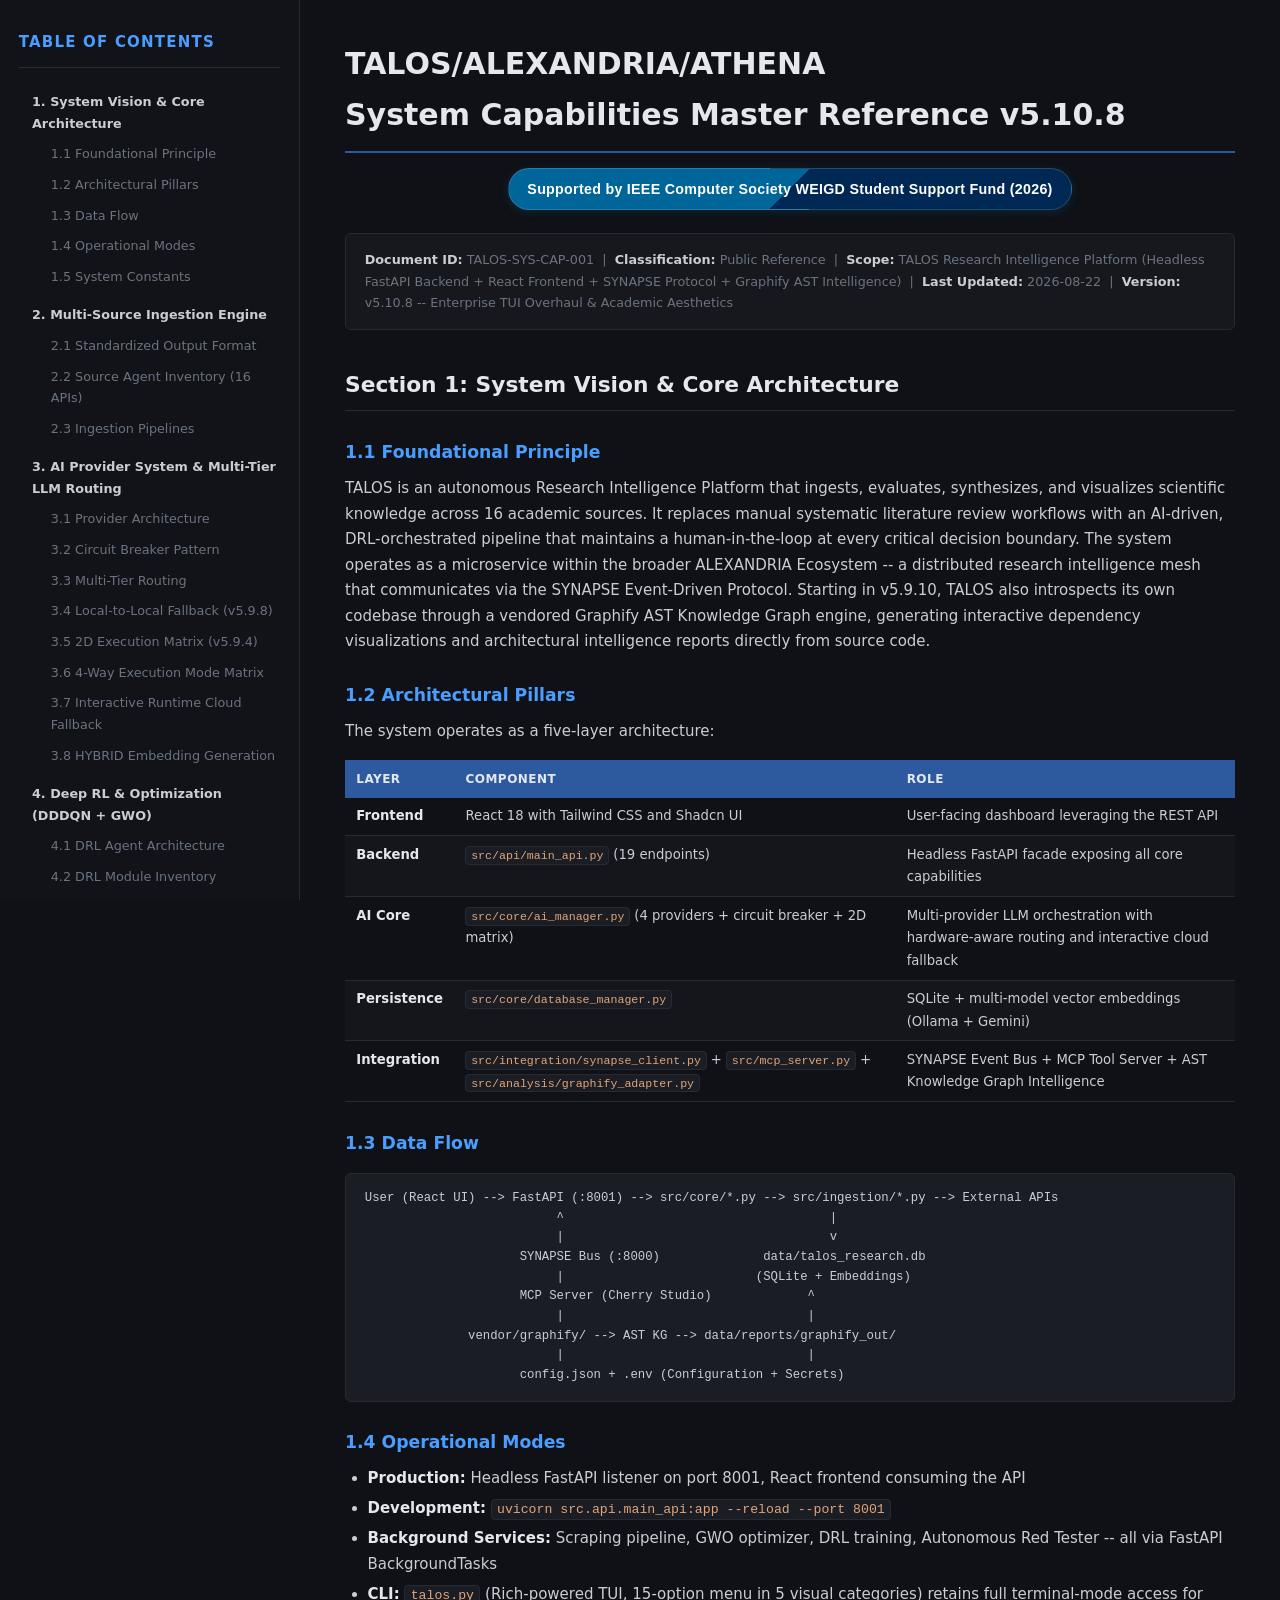
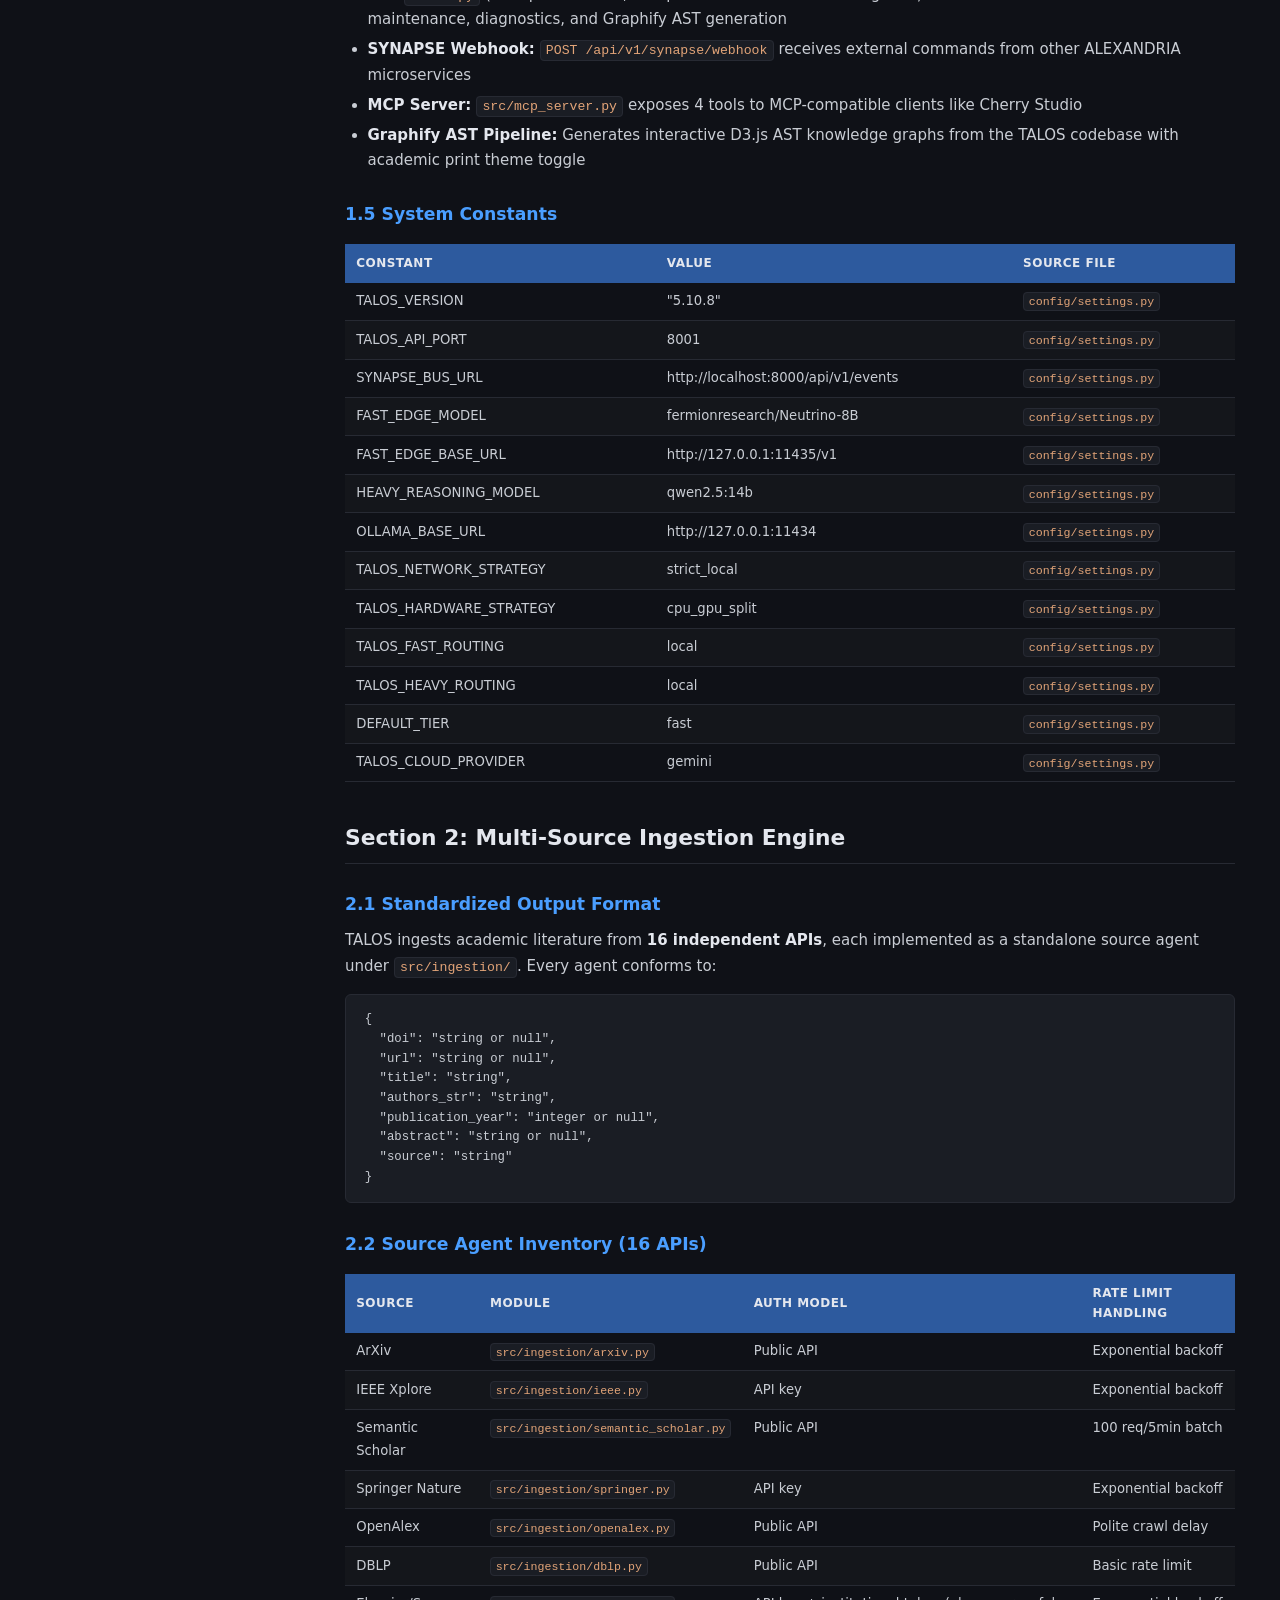
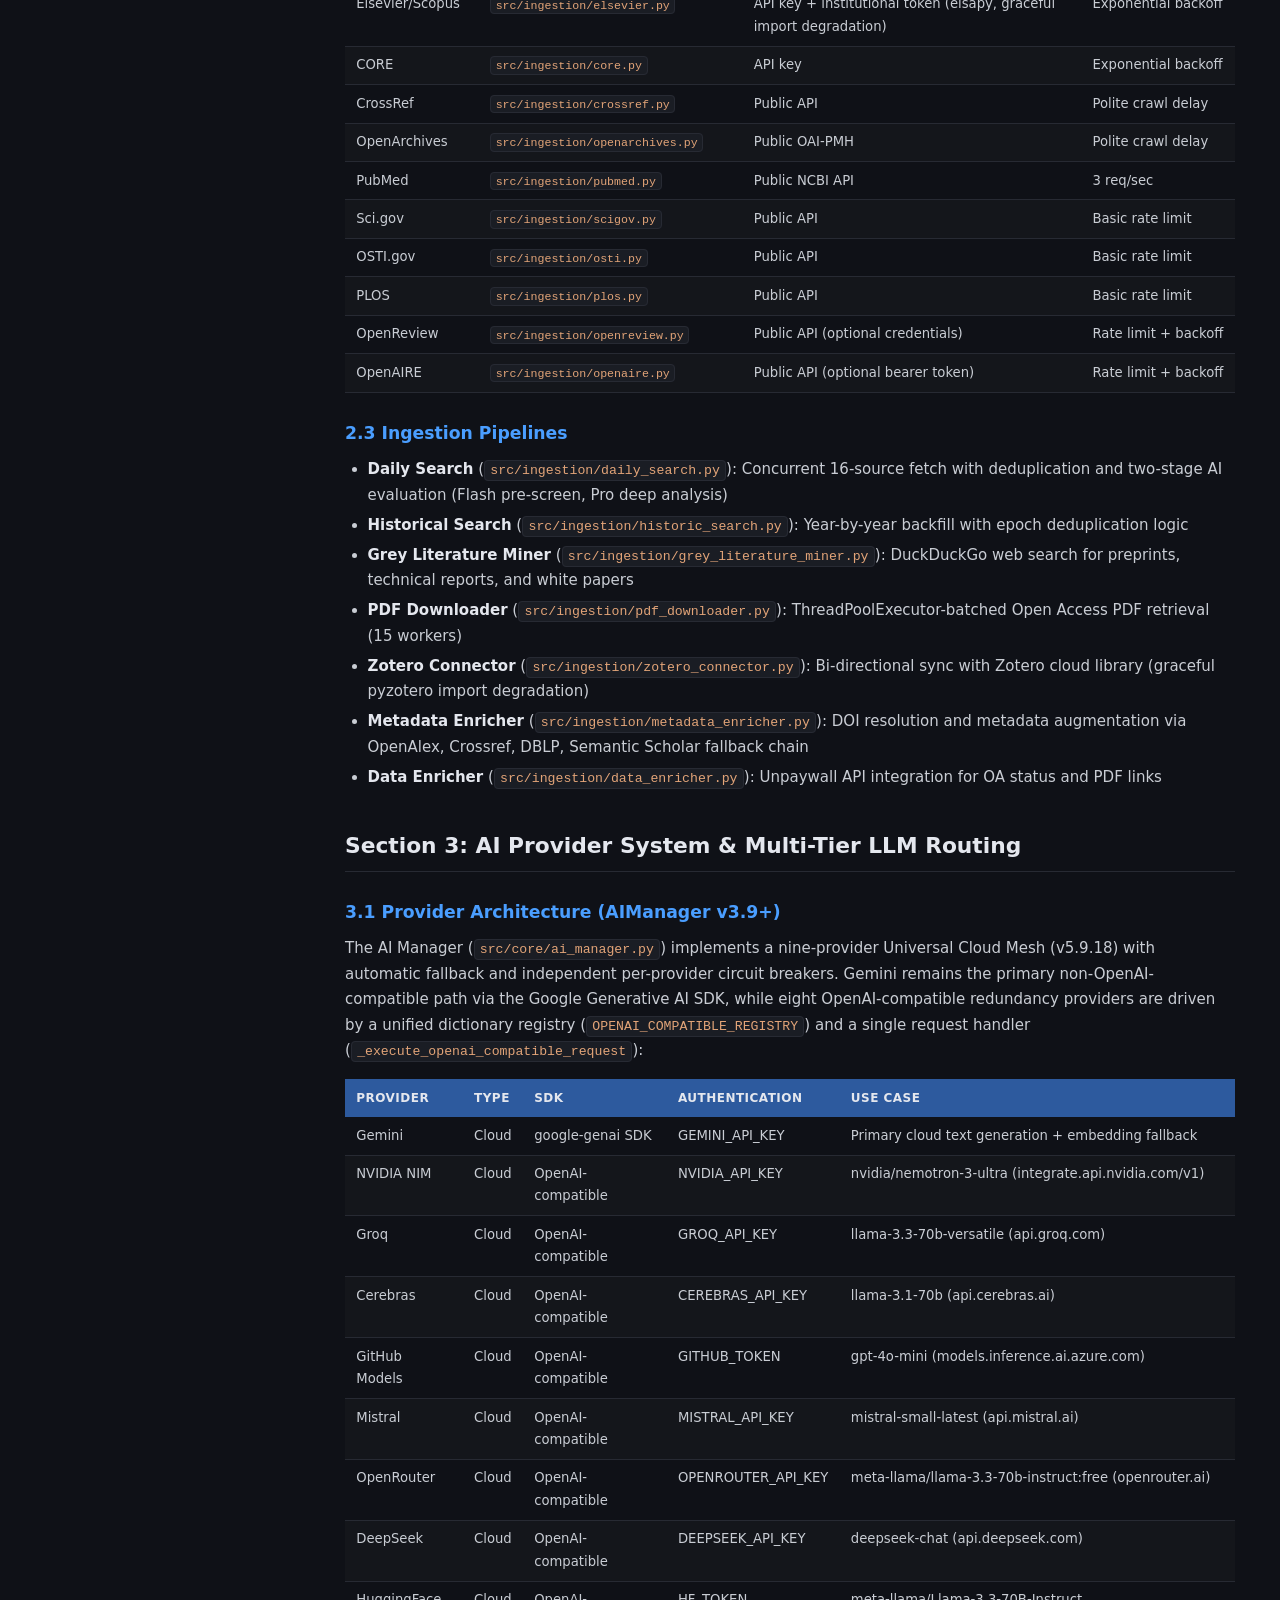
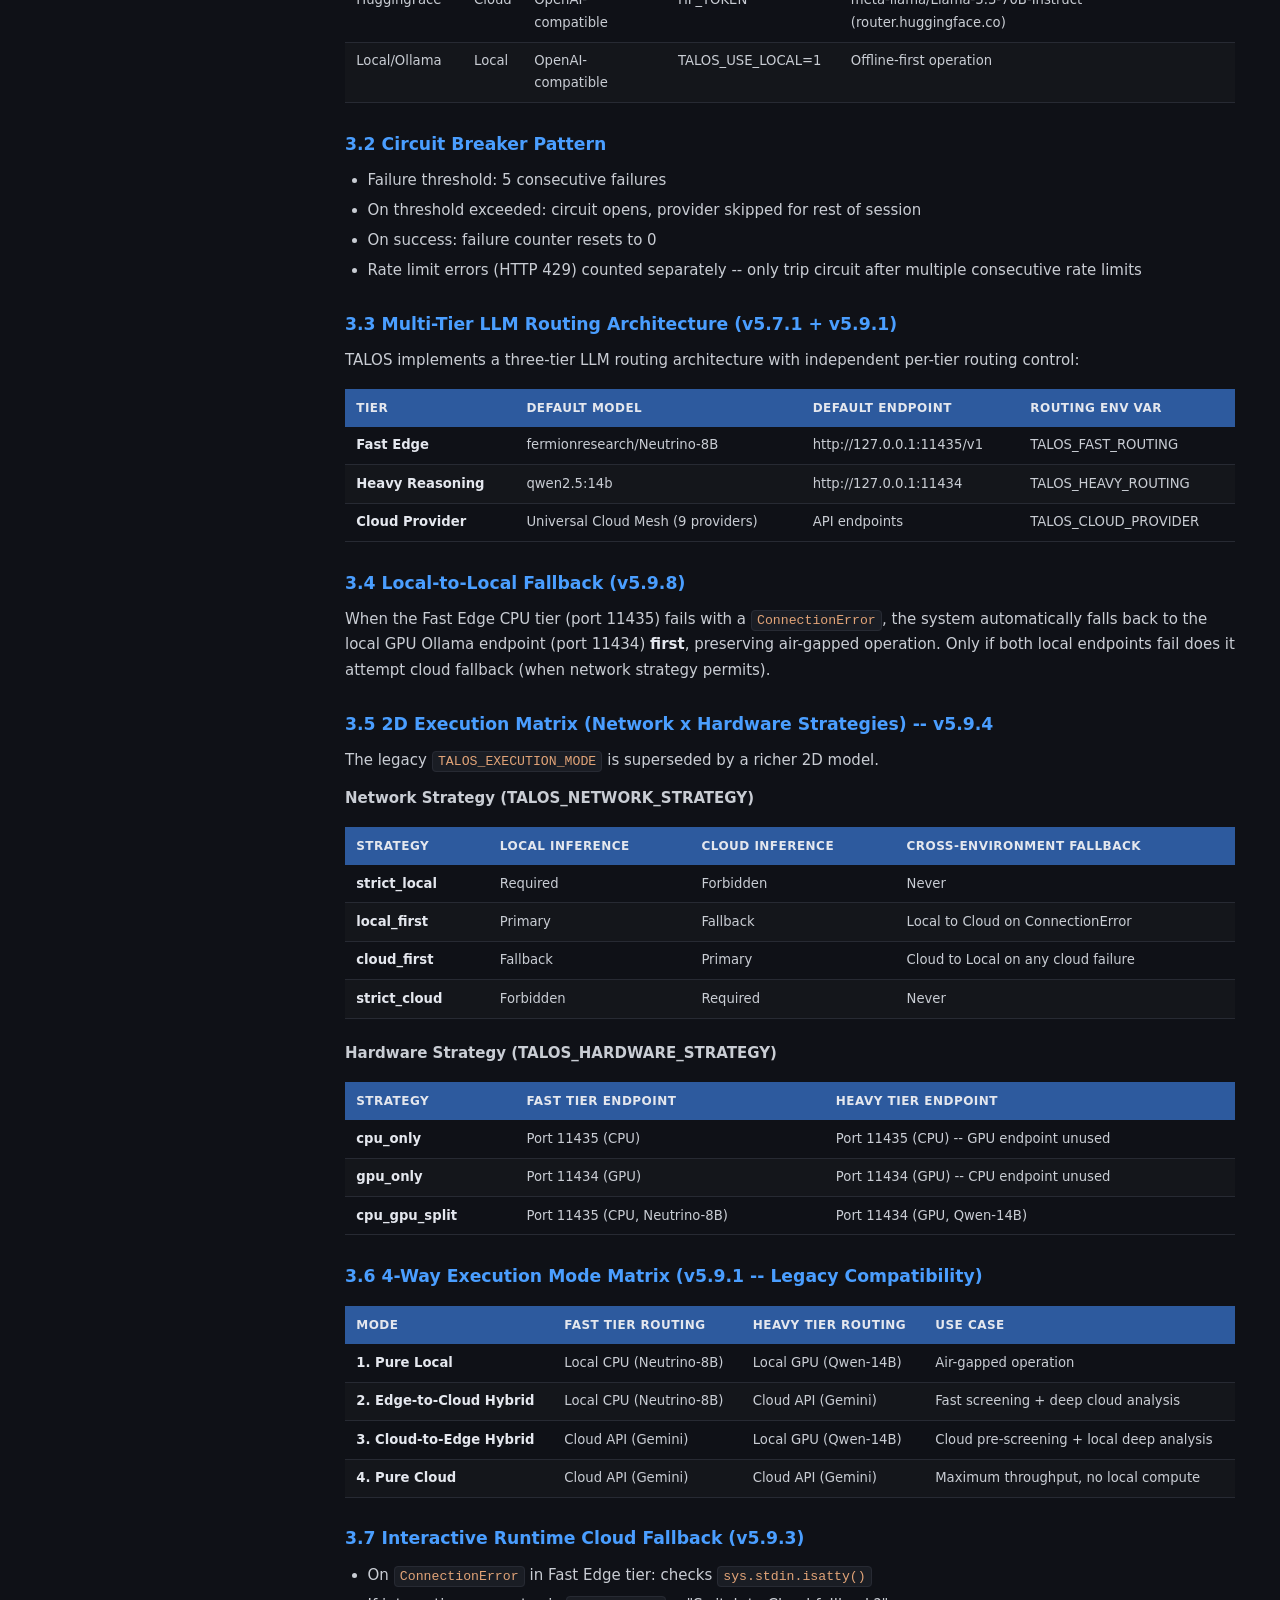
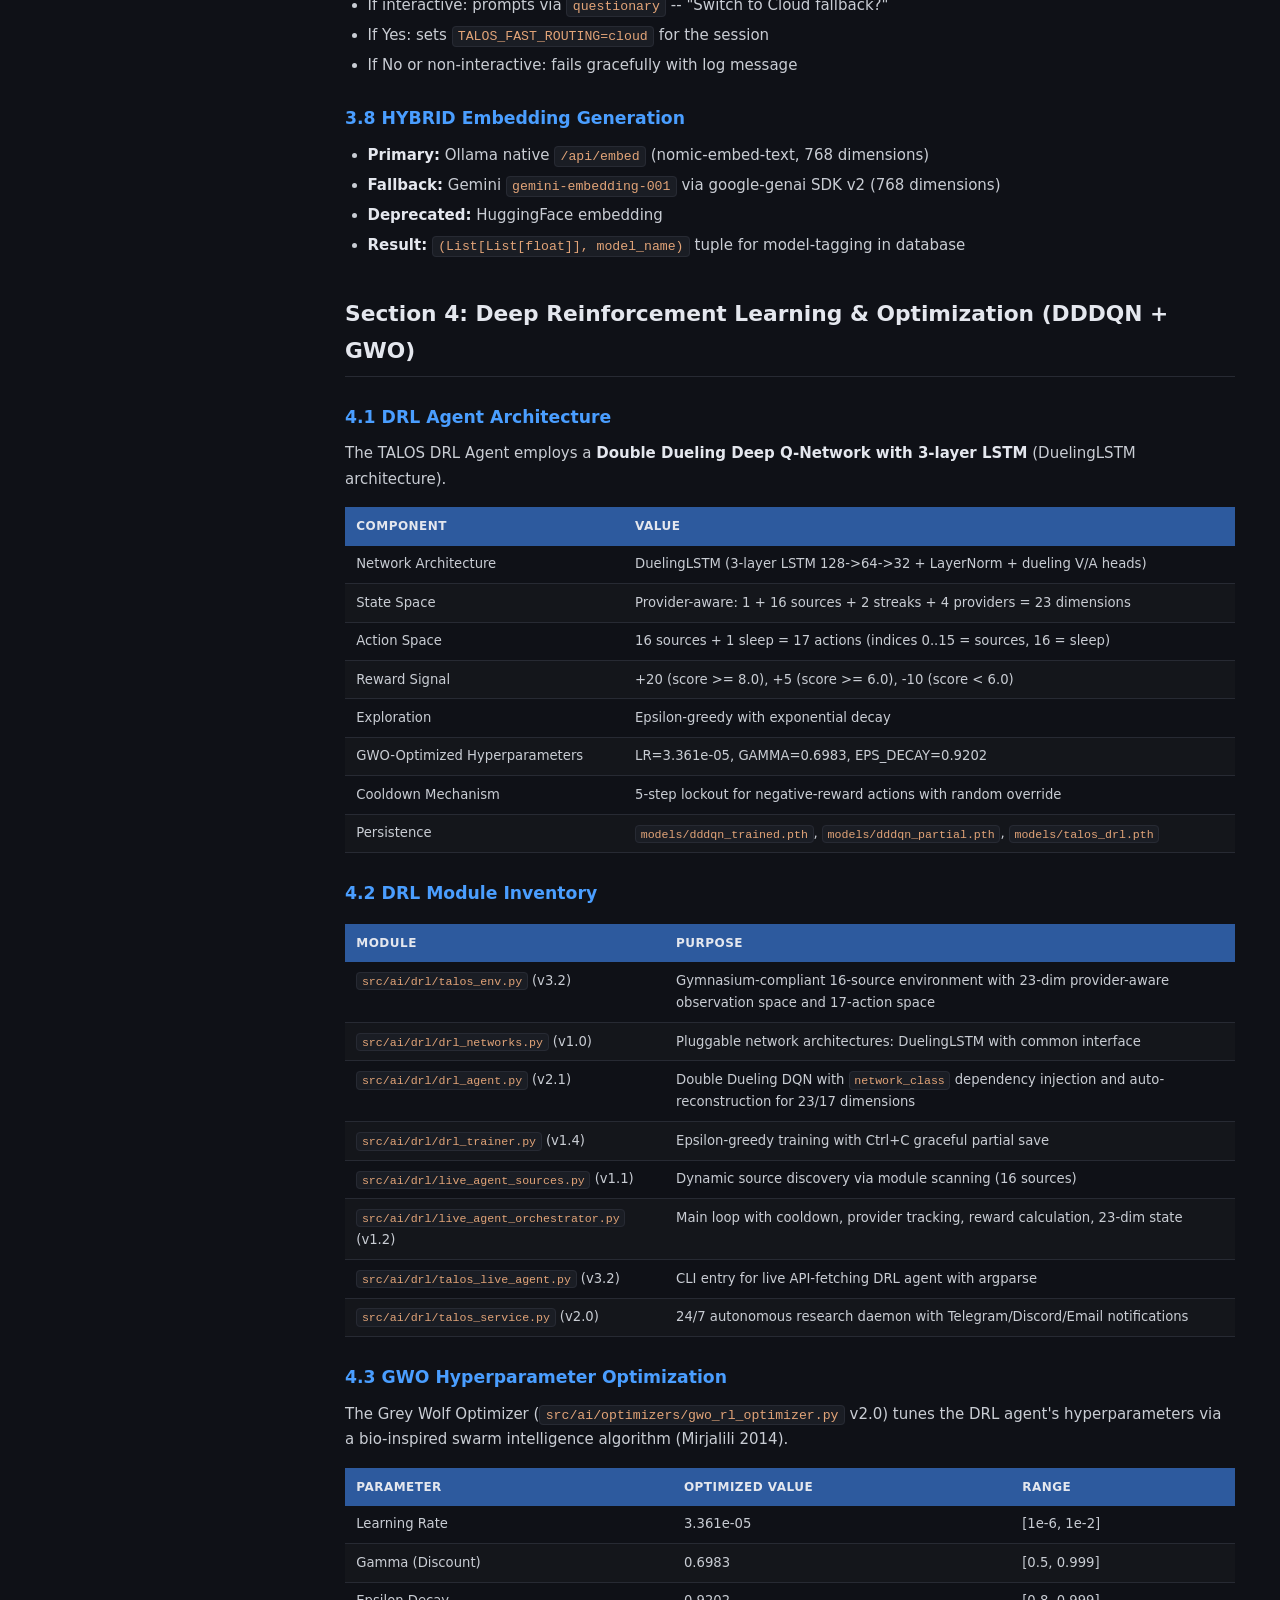
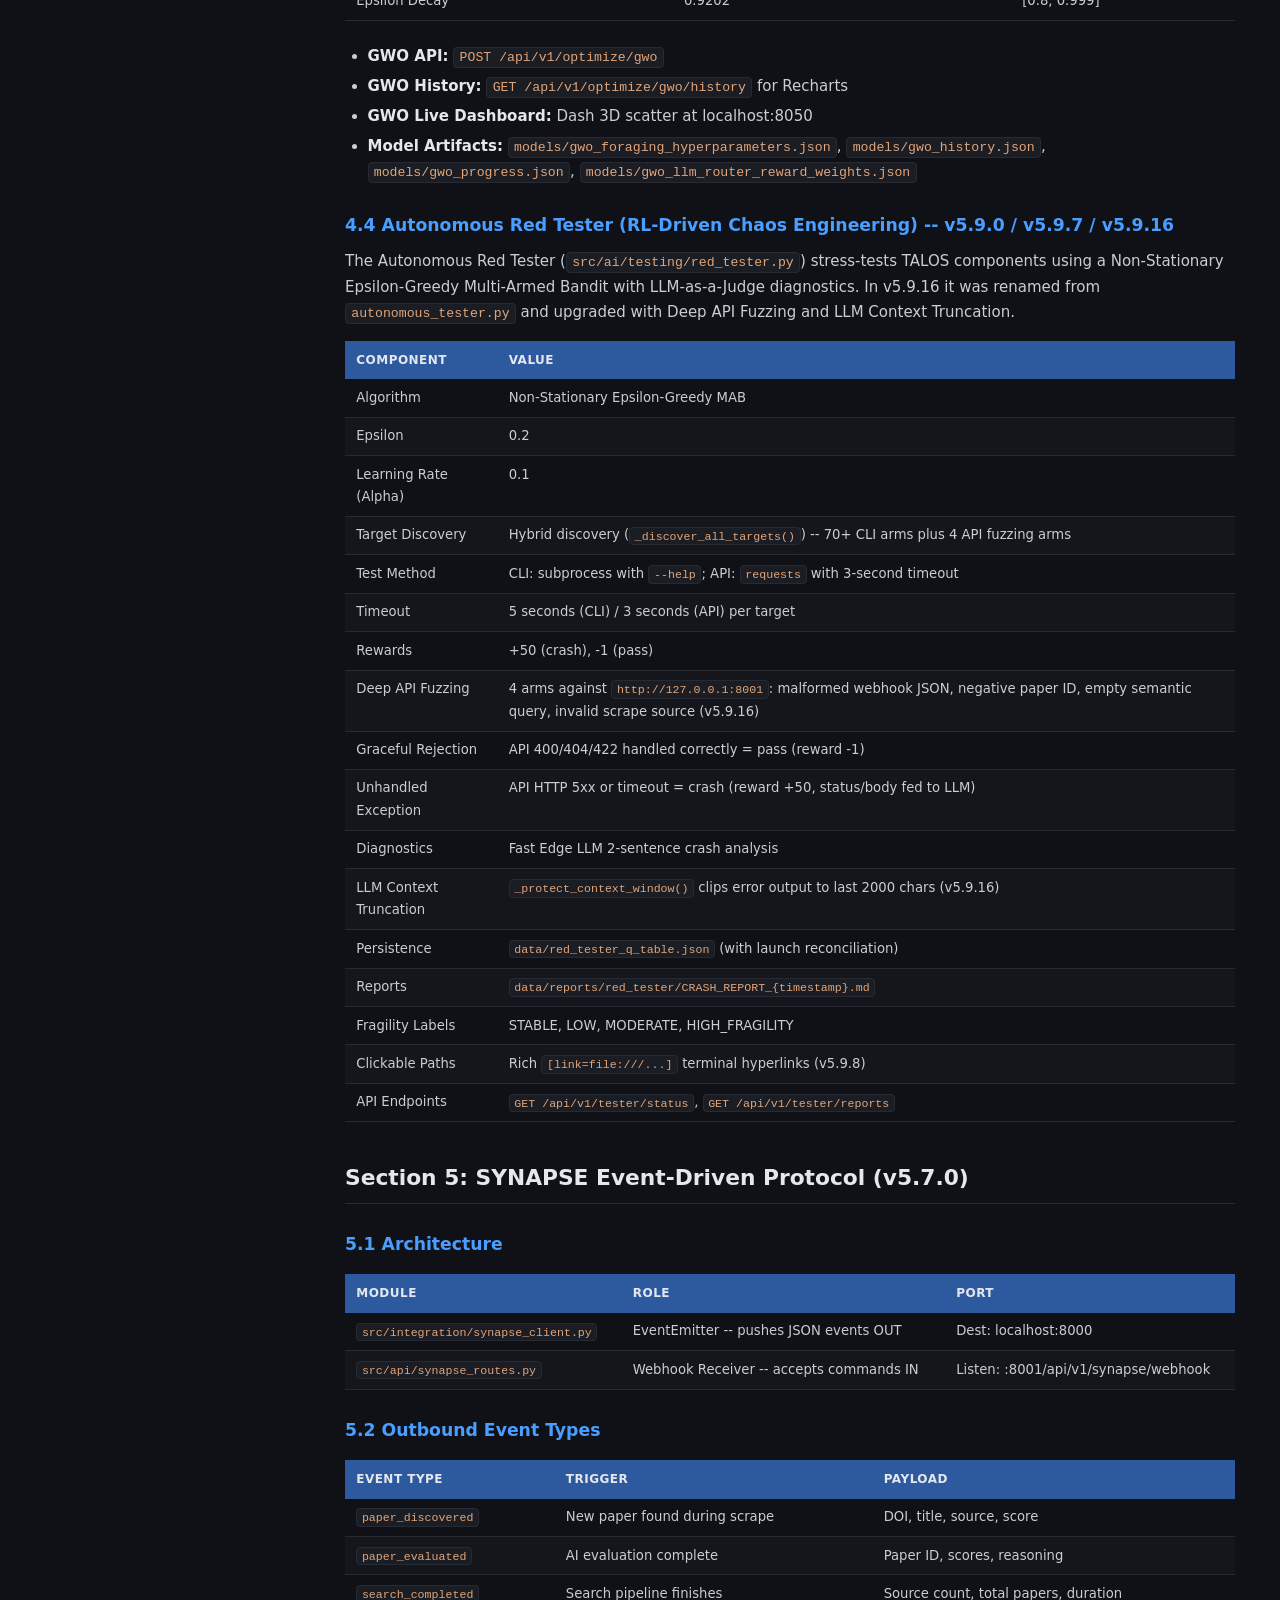
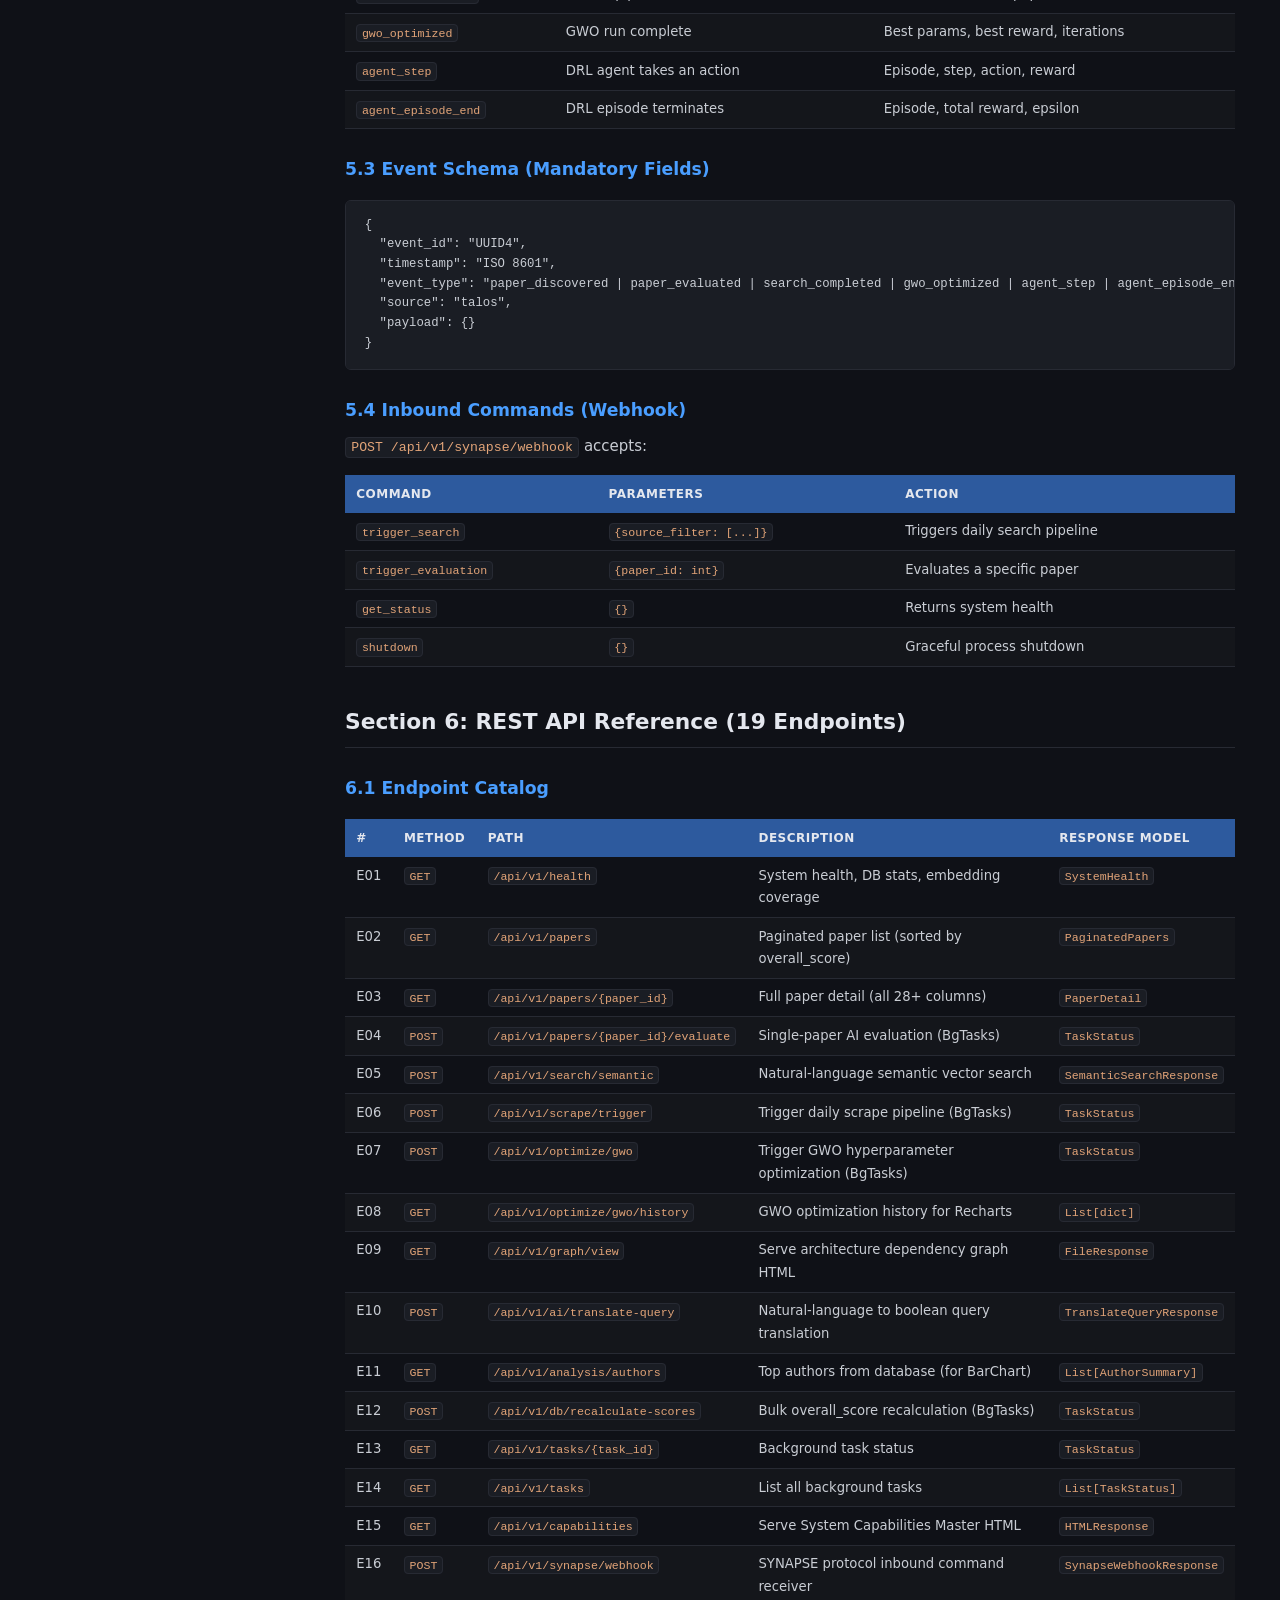
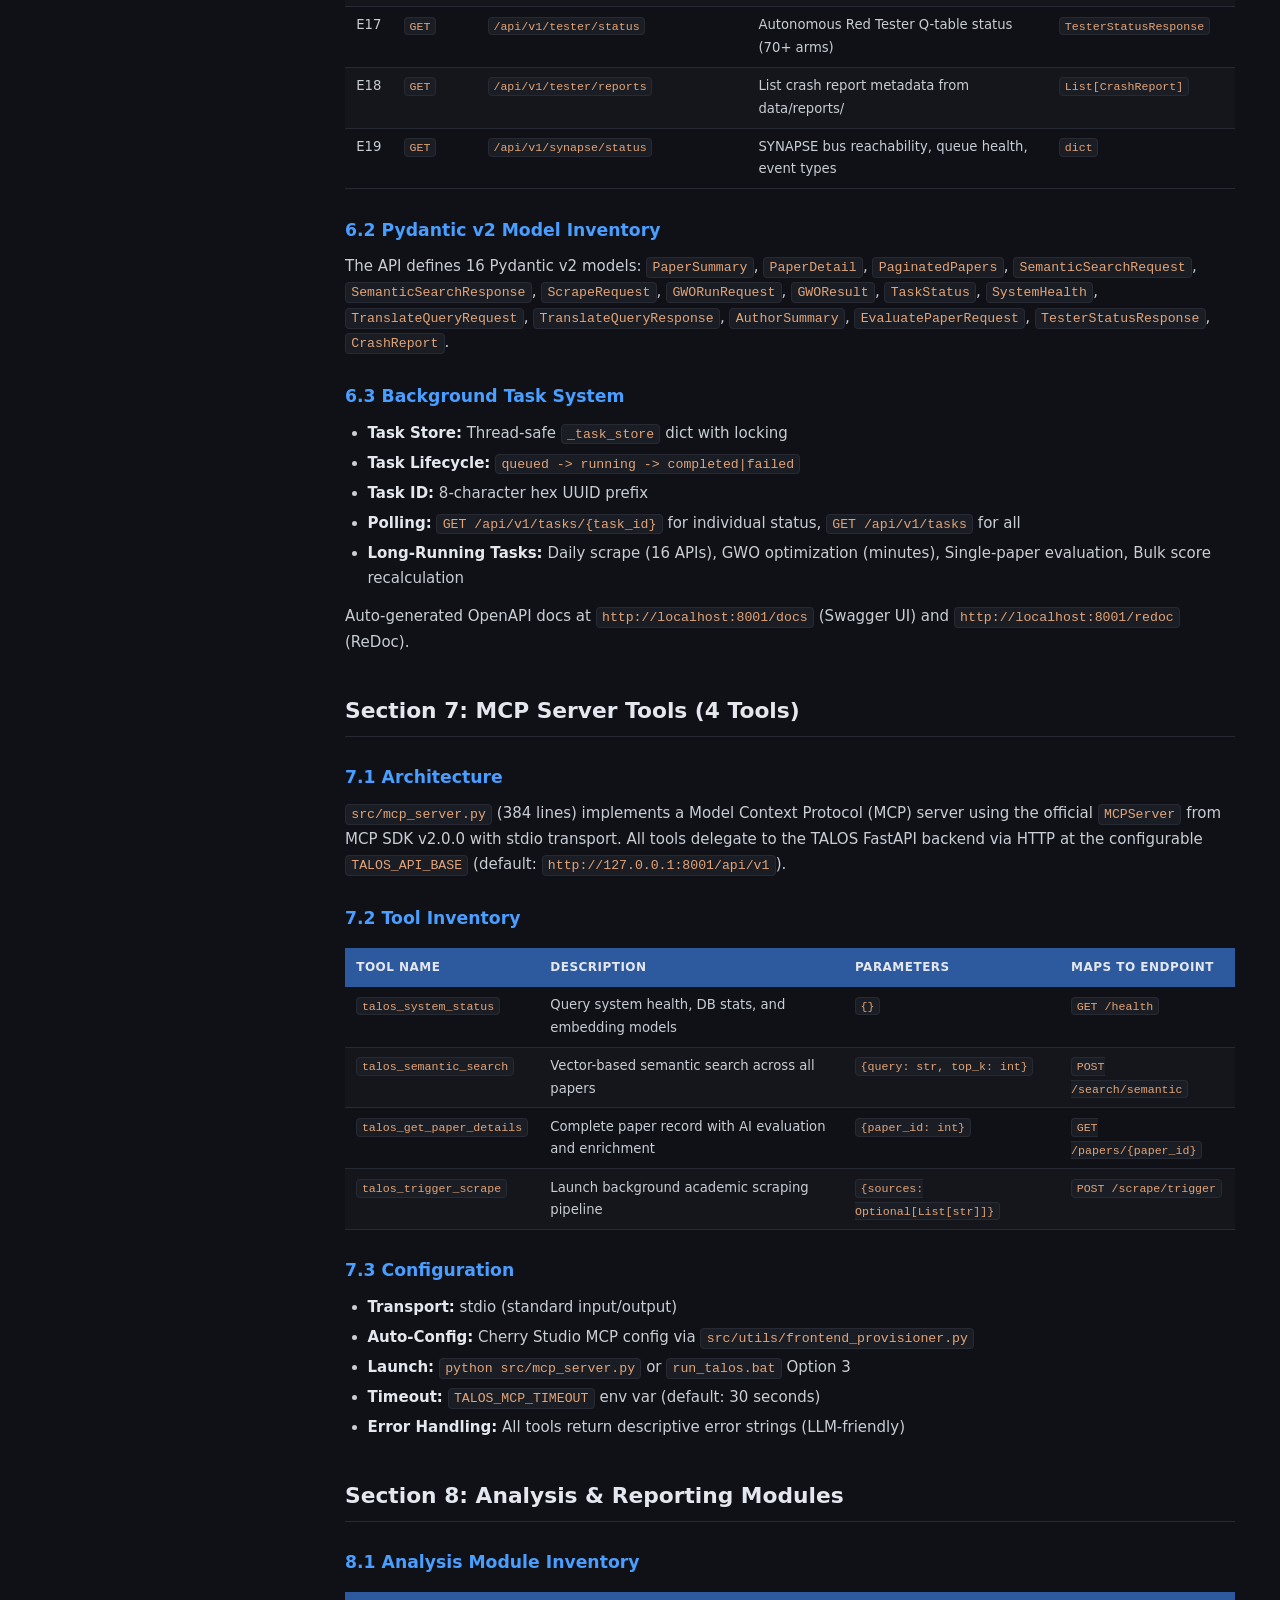
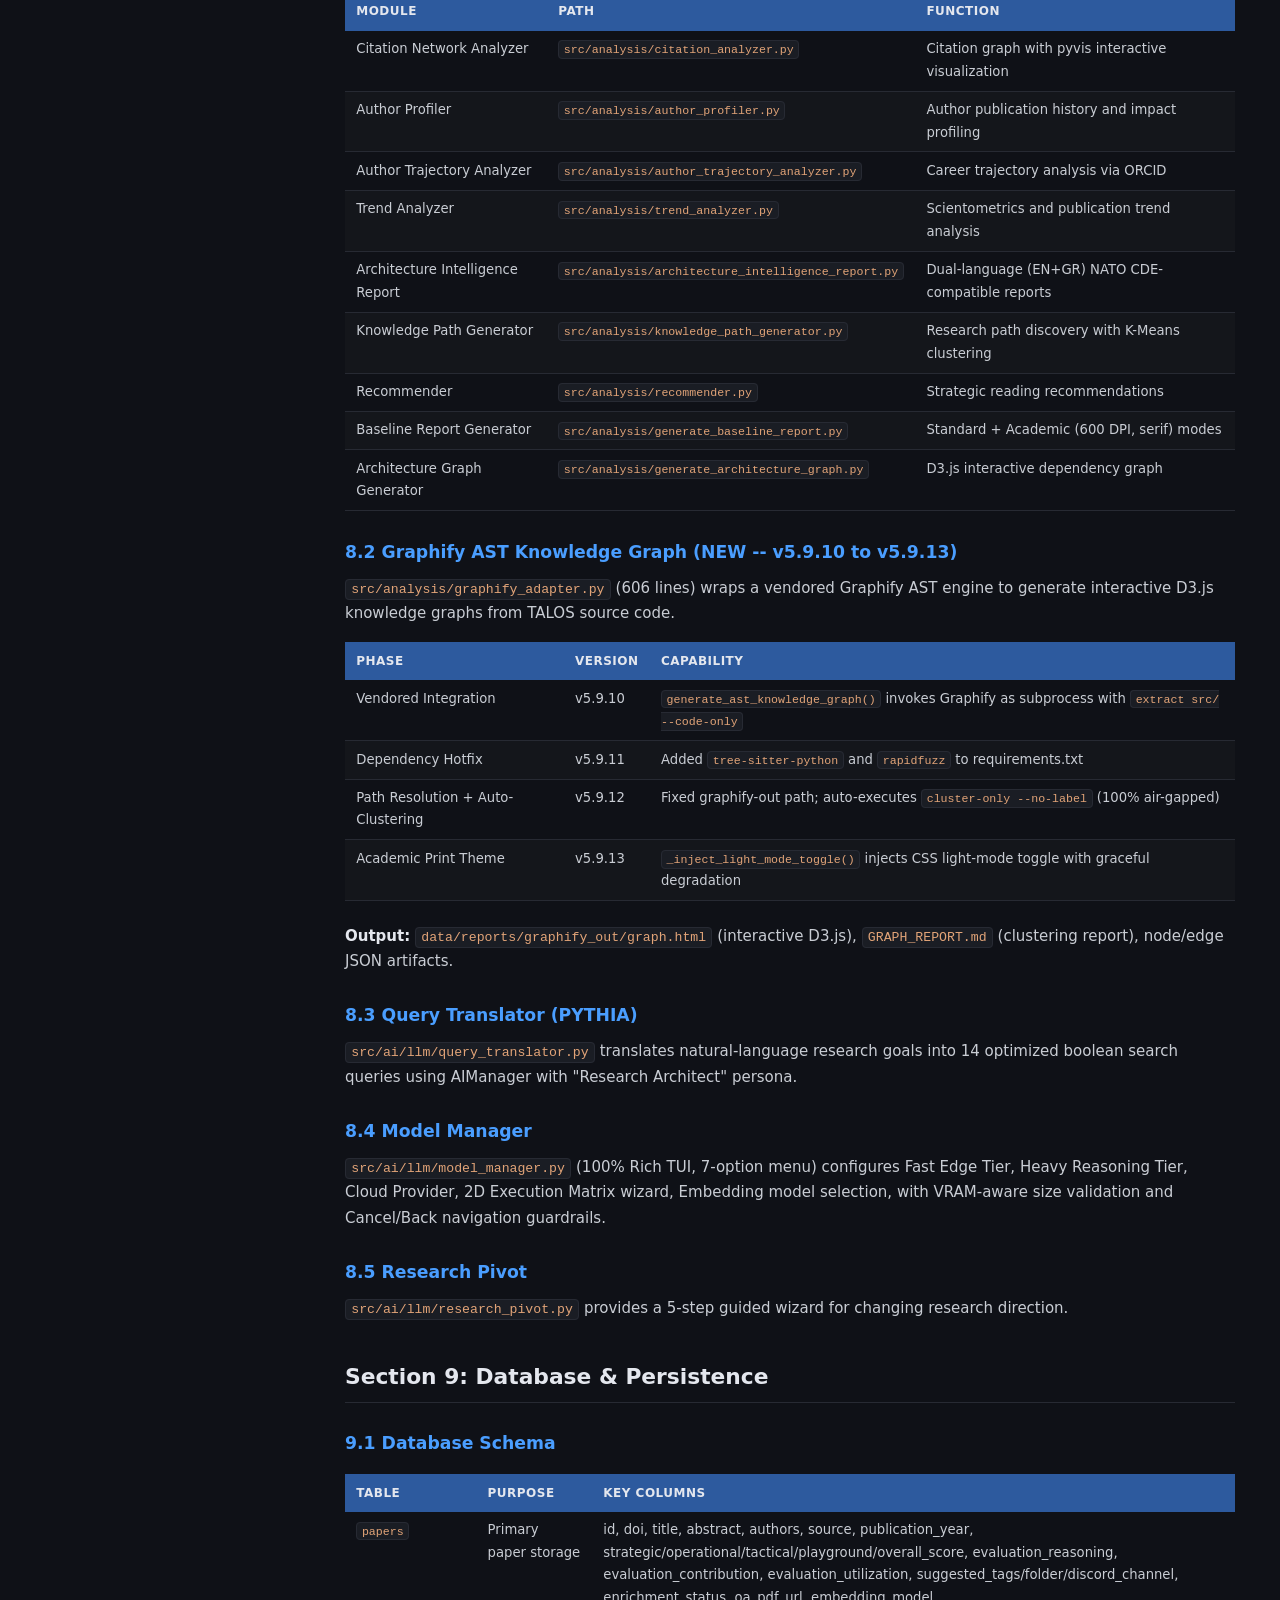
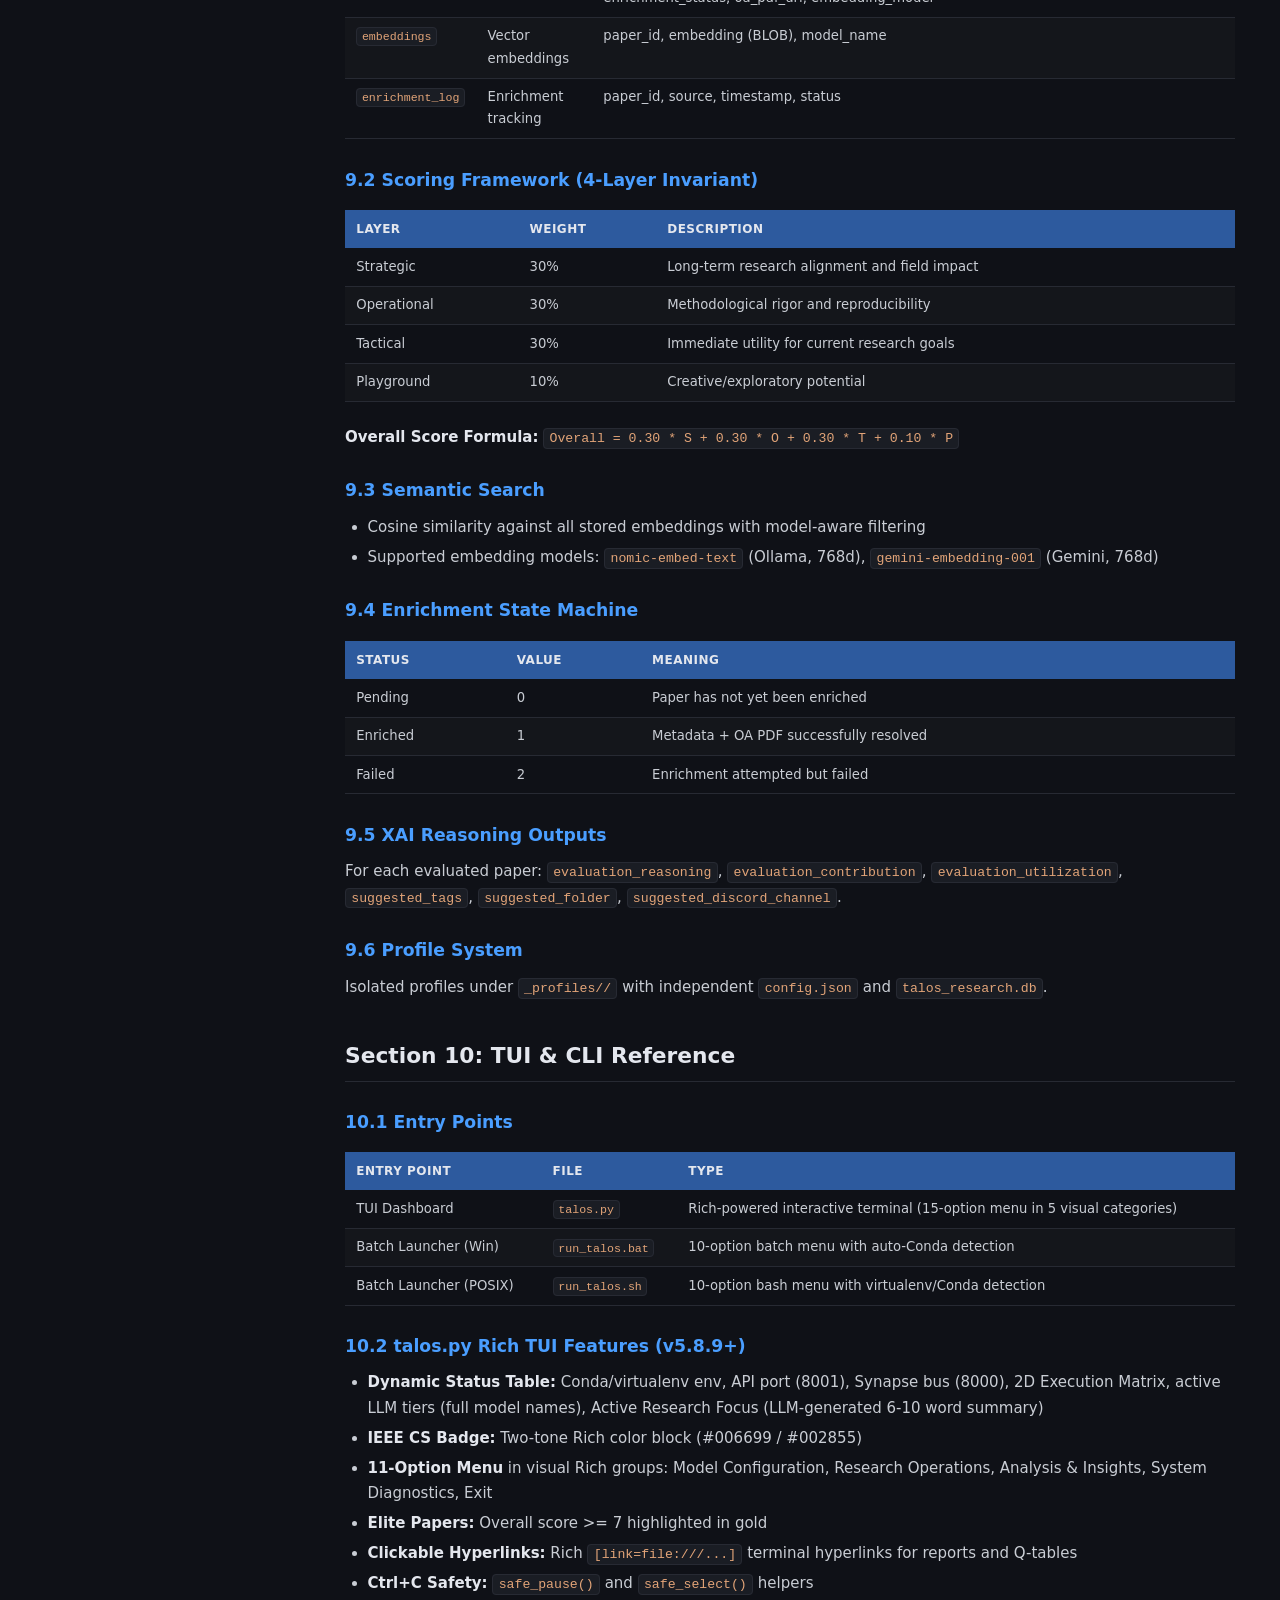
<file: docs/index.html>
<!DOCTYPE html>
<html lang="en">
<head>
<meta charset="UTF-8">
<meta name="viewport" content="width=device-width, initial-scale=1.0">
<title>TALOS/ALEXANDRIA/ATHENA -- System Capabilities Master Reference v5.10.8</title>
<style>
  /* ===========================================================================
     Dark Academic Theme -- Slate/Zinc palette, monospace code, sticky ToC
     ======================================================================= */
  :root {
    --bg: #0f1117;
    --bg-card: #16181d;
    --bg-sidebar: #111318;
    --border: #272a33;
    --text: #c9cdd4;
    --text-muted: #6b7280;
    --accent: #4a9eff;
    --accent-dim: #2d5a9e;
    --header-text: #e4e7ee;
    --code-bg: #1a1d24;
    --table-stripe: #14161b;
    --table-hover: #1e2130;
    --link-hover: #6db3ff;
    --scrollbar-thumb: #2a2d36;
    --scrollbar-track: #111318;
  }
  * { box-sizing: border-box; margin: 0; padding: 0; }
  html { scroll-behavior: smooth; font-size: 15px; }
  body {
    font-family: 'Segoe UI', system-ui, -apple-system, sans-serif;
    background: var(--bg);
    color: var(--text);
    line-height: 1.7;
    display: flex;
    min-height: 100vh;
  }

  /* --- Scrollbar --- */
  ::-webkit-scrollbar { width: 8px; }
  ::-webkit-scrollbar-track { background: var(--scrollbar-track); }
  ::-webkit-scrollbar-thumb { background: var(--scrollbar-thumb); border-radius: 4px; }
  ::-webkit-scrollbar-thumb:hover { background: #3a3d48; }

  /* --- Sidebar ToC --- */
  nav#toc {
    position: sticky;
    top: 0;
    width: 300px;
    min-width: 300px;
    height: 100vh;
    overflow-y: auto;
    background: var(--bg-sidebar);
    border-right: 1px solid var(--border);
    padding: 2rem 1.25rem;
    font-size: 0.85rem;
  }
  nav#toc h2 {
    color: var(--accent);
    font-size: 1rem;
    text-transform: uppercase;
    letter-spacing: 0.08em;
    margin-bottom: 1.25rem;
    padding-bottom: 0.75rem;
    border-bottom: 1px solid var(--border);
  }
  nav#toc a {
    display: block;
    color: var(--text-muted);
    text-decoration: none;
    padding: 0.3rem 0;
    border-left: 2px solid transparent;
    padding-left: 0.75rem;
    transition: all 0.15s ease;
  }
  nav#toc a:hover,
  nav#toc a.active {
    color: var(--accent);
    border-left-color: var(--accent);
    background: rgba(74, 158, 255, 0.05);
  }
  nav#toc a.section-link { font-weight: 600; color: var(--text); margin-top: 0.5rem; }
  nav#toc a.sub-link { padding-left: 2rem; }

  /* --- Main Content --- */
  main {
    flex: 1;
    max-width: 1000px;
    padding: 2.5rem 3rem;
    overflow-y: auto;
  }
  main h1 {
    font-size: 2rem;
    color: var(--header-text);
    border-bottom: 2px solid var(--accent-dim);
    padding-bottom: 0.75rem;
    margin-bottom: 0.5rem;
  }
  main h2 {
    font-size: 1.45rem;
    color: var(--header-text);
    margin-top: 2.5rem;
    margin-bottom: 1rem;
    padding-bottom: 0.4rem;
    border-bottom: 1px solid var(--border);
  }
  main h3 {
    font-size: 1.15rem;
    color: var(--accent);
    margin-top: 1.75rem;
    margin-bottom: 0.6rem;
  }
  main p { margin-bottom: 0.85rem; }
  main a { color: var(--accent); text-decoration: none; }
  main a:hover { color: var(--link-hover); text-decoration: underline; }
  main strong { color: var(--header-text); }
  main ul, main ol { margin: 0.5rem 0 0.85rem 1.5rem; }
  main li { margin-bottom: 0.3rem; }

  /* --- Metadata block --- */
  .meta-block {
    background: var(--bg-card);
    border: 1px solid var(--border);
    border-radius: 6px;
    padding: 1rem 1.25rem;
    margin-bottom: 2rem;
    font-size: 0.85rem;
    color: var(--text-muted);
  }
  .meta-block strong { color: var(--text); }

  /* --- Tables --- */
  table {
    width: 100%;
    border-collapse: collapse;
    margin: 1rem 0 1.5rem;
    font-size: 0.88rem;
  }
  thead { background: var(--accent-dim); }
  thead th {
    color: var(--header-text);
    text-align: left;
    padding: 0.6rem 0.75rem;
    font-weight: 600;
    font-size: 0.8rem;
    text-transform: uppercase;
    letter-spacing: 0.04em;
  }
  tbody td {
    padding: 0.5rem 0.75rem;
    border-bottom: 1px solid var(--border);
    vertical-align: top;
  }
  tbody tr:nth-child(even) { background: var(--table-stripe); }
  tbody tr:hover { background: var(--table-hover); }

  /* --- Code --- */
  code {
    background: var(--code-bg);
    border: 1px solid var(--border);
    border-radius: 4px;
    padding: 0.15em 0.4em;
    font-family: 'Cascadia Code', 'Fira Code', 'JetBrains Mono', 'Consolas', monospace;
    font-size: 0.88em;
    color: #e2a478;
  }
  pre {
    background: var(--code-bg);
    border: 1px solid var(--border);
    border-radius: 6px;
    padding: 1rem 1.25rem;
    overflow-x: auto;
    margin: 1rem 0 1.5rem;
    font-size: 0.82rem;
    line-height: 1.6;
  }
  pre code {
    background: none;
    border: none;
    padding: 0;
    color: #c9cdd4;
    font-size: inherit;
  }

  /* --- Blockquote --- */
  blockquote {
    border-left: 3px solid var(--accent-dim);
    padding: 0.5rem 1rem;
    margin: 1rem 0;
    background: var(--bg-card);
    color: var(--text-muted);
    font-style: italic;
  }

  /* --- Dividers --- */
  hr { border: none; border-top: 1px solid var(--border); margin: 2rem 0; }

  /* --- Responsive --- */
  @media (max-width: 900px) {
    body { flex-direction: column; }
    nav#toc {
      position: relative;
      width: 100%;
      min-width: unset;
      height: auto;
      max-height: 40vh;
      border-right: none;
      border-bottom: 1px solid var(--border);
    }
    main { padding: 1.5rem; }
  }
</style>
</head>
<body>

<nav id="toc">
  <h2>Table of Contents</h2>
  <a href="#s1" class="section-link">1. System Vision & Core Architecture</a>
  <a href="#s1-1" class="sub-link">1.1 Foundational Principle</a>
  <a href="#s1-2" class="sub-link">1.2 Architectural Pillars</a>
  <a href="#s1-3" class="sub-link">1.3 Data Flow</a>
  <a href="#s1-4" class="sub-link">1.4 Operational Modes</a>
  <a href="#s1-5" class="sub-link">1.5 System Constants</a>
  <a href="#s2" class="section-link">2. Multi-Source Ingestion Engine</a>
  <a href="#s2-1" class="sub-link">2.1 Standardized Output Format</a>
  <a href="#s2-2" class="sub-link">2.2 Source Agent Inventory (16 APIs)</a>
  <a href="#s2-3" class="sub-link">2.3 Ingestion Pipelines</a>
  <a href="#s3" class="section-link">3. AI Provider System & Multi-Tier LLM Routing</a>
  <a href="#s3-1" class="sub-link">3.1 Provider Architecture</a>
  <a href="#s3-2" class="sub-link">3.2 Circuit Breaker Pattern</a>
  <a href="#s3-3" class="sub-link">3.3 Multi-Tier Routing</a>
  <a href="#s3-4" class="sub-link">3.4 Local-to-Local Fallback (v5.9.8)</a>
  <a href="#s3-5" class="sub-link">3.5 2D Execution Matrix (v5.9.4)</a>
  <a href="#s3-6" class="sub-link">3.6 4-Way Execution Mode Matrix</a>
  <a href="#s3-7" class="sub-link">3.7 Interactive Runtime Cloud Fallback</a>
  <a href="#s3-8" class="sub-link">3.8 HYBRID Embedding Generation</a>
  <a href="#s4" class="section-link">4. Deep RL & Optimization (DDDQN + GWO)</a>
  <a href="#s4-1" class="sub-link">4.1 DRL Agent Architecture</a>
  <a href="#s4-2" class="sub-link">4.2 DRL Module Inventory</a>
  <a href="#s4-3" class="sub-link">4.3 GWO Hyperparameter Optimization</a>
  <a href="#s4-4" class="sub-link">4.4 Autonomous Red Tester</a>
  <a href="#s5" class="section-link">5. SYNAPSE Event-Driven Protocol</a>
  <a href="#s5-1" class="sub-link">5.1 Architecture</a>
  <a href="#s5-2" class="sub-link">5.2 Outbound Event Types</a>
  <a href="#s5-3" class="sub-link">5.3 Event Schema</a>
  <a href="#s5-4" class="sub-link">5.4 Inbound Commands (Webhook)</a>
  <a href="#s6" class="section-link">6. REST API Reference (19 Endpoints)</a>
  <a href="#s6-1" class="sub-link">6.1 Endpoint Catalog</a>
  <a href="#s6-2" class="sub-link">6.2 Pydantic v2 Model Inventory</a>
  <a href="#s6-3" class="sub-link">6.3 Background Task System</a>
  <a href="#s7" class="section-link">7. MCP Server Tools (4 Tools)</a>
  <a href="#s7-1" class="sub-link">7.1 Architecture</a>
  <a href="#s7-2" class="sub-link">7.2 Tool Inventory</a>
  <a href="#s7-3" class="sub-link">7.3 Configuration</a>
  <a href="#s8" class="section-link">8. Analysis & Reporting Modules</a>
  <a href="#s8-1" class="sub-link">8.1 Analysis Module Inventory</a>
  <a href="#s8-2" class="sub-link">8.2 Graphify AST Knowledge Graph</a>
  <a href="#s8-3" class="sub-link">8.3 Query Translator (PYTHIA)</a>
  <a href="#s8-4" class="sub-link">8.4 Model Manager</a>
  <a href="#s8-5" class="sub-link">8.5 Research Pivot</a>
  <a href="#s9" class="section-link">9. Database & Persistence</a>
  <a href="#s9-1" class="sub-link">9.1 Database Schema</a>
  <a href="#s9-2" class="sub-link">9.2 Scoring Framework</a>
  <a href="#s9-3" class="sub-link">9.3 Semantic Search</a>
  <a href="#s9-4" class="sub-link">9.4 Enrichment State Machine</a>
  <a href="#s9-5" class="sub-link">9.5 XAI Reasoning Outputs</a>
  <a href="#s9-6" class="sub-link">9.6 Profile System</a>
  <a href="#s10" class="section-link">10. TUI & CLI Reference</a>
  <a href="#s10-1" class="sub-link">10.1 Entry Points</a>
  <a href="#s10-2" class="sub-link">10.2 talos.py Rich TUI Features</a>
  <a href="#s10-3" class="sub-link">10.3 run_talos.bat / run_talos.sh</a>
  <a href="#s10-4" class="sub-link">10.4 Enterprise Logging</a>
  <a href="#s11" class="section-link">11. Configuration & Environment</a>
  <a href="#s11-1" class="sub-link">11.1 Environment Variables</a>
  <a href="#s11-2" class="sub-link">11.2 config.json Keys</a>
  <a href="#s12" class="section-link">12. Deployment & Infrastructure</a>
  <a href="#s12-1" class="sub-link">12.1 Deployment Options</a>
  <a href="#s12-2" class="sub-link">12.2 Hardware Requirements</a>
  <a href="#s12-3" class="sub-link">12.3 Docker Support</a>
  <a href="#s13" class="section-link">13. Documentation Canon (15-File Sync)</a>
  <a href="#s13-1" class="sub-link">13.1 The 15 Canonical Files</a>
  <a href="#s13-2" class="sub-link">13.2 Code Version Synchronicity</a>
  <a href="#s14" class="section-link">14. Test Suite</a>
  <a href="#s14-1" class="sub-link">14.1 Test Inventory</a>
  <a href="#s14-2" class="sub-link">14.2 Verification Gates</a>
  <a href="#s15" class="section-link">15. v5.9.10 to v5.9.13 New Capabilities</a>
</nav>

<main>

<h1>TALOS/ALEXANDRIA/ATHENA<br>System Capabilities Master Reference v5.10.8</h1>

<div style="text-align:center; margin: 1rem 0 1.5rem;">
  <a href="https://www.computer.org/" target="_blank" rel="noopener" style="display:inline-block; text-decoration:none;">
    <span style="display:inline-block; background:linear-gradient(135deg, #006699 50%, #002855 50%); color:#ffffff; font-family:'Segoe UI','Helvetica Neue',sans-serif; font-size:0.95rem; font-weight:600; padding:0.55rem 1.25rem; border-radius:50px; letter-spacing:0.02em; box-shadow:0 2px 8px rgba(0,102,153,0.25); border:1px solid rgba(255,255,255,0.15);">
      Supported by IEEE Computer Society WEIGD Student Support Fund (2026)
    </span>
  </a>
</div>

<div class="meta-block">
  <strong>Document ID:</strong> TALOS-SYS-CAP-001 &nbsp;|&nbsp;
  <strong>Classification:</strong> Public Reference &nbsp;|&nbsp;
  <strong>Scope:</strong> TALOS Research Intelligence Platform (Headless FastAPI Backend + React Frontend + SYNAPSE Protocol + Graphify AST Intelligence) &nbsp;|&nbsp;
  <strong>Last Updated:</strong> 2026-08-22 &nbsp;|&nbsp;
  <strong>Version:</strong> v5.10.8 -- Enterprise TUI Overhaul & Academic Aesthetics
</div>

<!-- ===================================================================== -->
<h2 id="s1">Section 1: System Vision & Core Architecture</h2>

<h3 id="s1-1">1.1 Foundational Principle</h3>

<p>TALOS is an autonomous Research Intelligence Platform that ingests, evaluates, synthesizes, and visualizes scientific knowledge across 16 academic sources. It replaces manual systematic literature review workflows with an AI-driven, DRL-orchestrated pipeline that maintains a human-in-the-loop at every critical decision boundary. The system operates as a microservice within the broader ALEXANDRIA Ecosystem -- a distributed research intelligence mesh that communicates via the SYNAPSE Event-Driven Protocol. Starting in v5.9.10, TALOS also introspects its own codebase through a vendored Graphify AST Knowledge Graph engine, generating interactive dependency visualizations and architectural intelligence reports directly from source code.</p>

<h3 id="s1-2">1.2 Architectural Pillars</h3>

<p>The system operates as a five-layer architecture:</p>

<table>
  <thead><tr><th>Layer</th><th>Component</th><th>Role</th></tr></thead>
  <tbody>
    <tr><td><strong>Frontend</strong></td><td>React 18 with Tailwind CSS and Shadcn UI</td><td>User-facing dashboard leveraging the REST API</td></tr>
    <tr><td><strong>Backend</strong></td><td><code>src/api/main_api.py</code> (19 endpoints)</td><td>Headless FastAPI facade exposing all core capabilities</td></tr>
    <tr><td><strong>AI Core</strong></td><td><code>src/core/ai_manager.py</code> (4 providers + circuit breaker + 2D matrix)</td><td>Multi-provider LLM orchestration with hardware-aware routing and interactive cloud fallback</td></tr>
    <tr><td><strong>Persistence</strong></td><td><code>src/core/database_manager.py</code></td><td>SQLite + multi-model vector embeddings (Ollama + Gemini)</td></tr>
    <tr><td><strong>Integration</strong></td><td><code>src/integration/synapse_client.py</code> + <code>src/mcp_server.py</code> + <code>src/analysis/graphify_adapter.py</code></td><td>SYNAPSE Event Bus + MCP Tool Server + AST Knowledge Graph Intelligence</td></tr>
  </tbody>
</table>

<h3 id="s1-3">1.3 Data Flow</h3>

<pre><code>User (React UI) --> FastAPI (:8001) --> src/core/*.py --> src/ingestion/*.py --> External APIs
                          ^                                    |
                          |                                    v
                     SYNAPSE Bus (:8000)              data/talos_research.db
                          |                          (SQLite + Embeddings)
                     MCP Server (Cherry Studio)             ^
                          |                                 |
              vendor/graphify/ --> AST KG --> data/reports/graphify_out/
                          |                                 |
                     config.json + .env (Configuration + Secrets)</code></pre>

<h3 id="s1-4">1.4 Operational Modes</h3>
<ul>
  <li><strong>Production:</strong> Headless FastAPI listener on port 8001, React frontend consuming the API</li>
  <li><strong>Development:</strong> <code>uvicorn src.api.main_api:app --reload --port 8001</code></li>
  <li><strong>Background Services:</strong> Scraping pipeline, GWO optimizer, DRL training, Autonomous Red Tester -- all via FastAPI BackgroundTasks</li>
  <li><strong>CLI:</strong> <code>talos.py</code> (Rich-powered TUI, 15-option menu in 5 visual categories) retains full terminal-mode access for maintenance, diagnostics, and Graphify AST generation</li>
  <li><strong>SYNAPSE Webhook:</strong> <code>POST /api/v1/synapse/webhook</code> receives external commands from other ALEXANDRIA microservices</li>
  <li><strong>MCP Server:</strong> <code>src/mcp_server.py</code> exposes 4 tools to MCP-compatible clients like Cherry Studio</li>
  <li><strong>Graphify AST Pipeline:</strong> Generates interactive D3.js AST knowledge graphs from the TALOS codebase with academic print theme toggle</li>
</ul>

<h3 id="s1-5">1.5 System Constants</h3>

<table>
  <thead><tr><th>Constant</th><th>Value</th><th>Source File</th></tr></thead>
  <tbody>
    <tr><td>TALOS_VERSION</td><td>"5.10.8"</td><td><code>config/settings.py</code></td></tr>
    <tr><td>TALOS_API_PORT</td><td>8001</td><td><code>config/settings.py</code></td></tr>
    <tr><td>SYNAPSE_BUS_URL</td><td>http://localhost:8000/api/v1/events</td><td><code>config/settings.py</code></td></tr>
    <tr><td>FAST_EDGE_MODEL</td><td>fermionresearch/Neutrino-8B</td><td><code>config/settings.py</code></td></tr>
    <tr><td>FAST_EDGE_BASE_URL</td><td>http://127.0.0.1:11435/v1</td><td><code>config/settings.py</code></td></tr>
    <tr><td>HEAVY_REASONING_MODEL</td><td>qwen2.5:14b</td><td><code>config/settings.py</code></td></tr>
    <tr><td>OLLAMA_BASE_URL</td><td>http://127.0.0.1:11434</td><td><code>config/settings.py</code></td></tr>
    <tr><td>TALOS_NETWORK_STRATEGY</td><td>strict_local</td><td><code>config/settings.py</code></td></tr>
    <tr><td>TALOS_HARDWARE_STRATEGY</td><td>cpu_gpu_split</td><td><code>config/settings.py</code></td></tr>
    <tr><td>TALOS_FAST_ROUTING</td><td>local</td><td><code>config/settings.py</code></td></tr>
    <tr><td>TALOS_HEAVY_ROUTING</td><td>local</td><td><code>config/settings.py</code></td></tr>
    <tr><td>DEFAULT_TIER</td><td>fast</td><td><code>config/settings.py</code></td></tr>
    <tr><td>TALOS_CLOUD_PROVIDER</td><td>gemini</td><td><code>config/settings.py</code></td></tr>
  </tbody>
</table>

<!-- ===================================================================== -->
<h2 id="s2">Section 2: Multi-Source Ingestion Engine</h2>

<h3 id="s2-1">2.1 Standardized Output Format</h3>

<p>TALOS ingests academic literature from <strong>16 independent APIs</strong>, each implemented as a standalone source agent under <code>src/ingestion/</code>. Every agent conforms to:</p>

<pre><code>{
  "doi": "string or null",
  "url": "string or null",
  "title": "string",
  "authors_str": "string",
  "publication_year": "integer or null",
  "abstract": "string or null",
  "source": "string"
}</code></pre>

<h3 id="s2-2">2.2 Source Agent Inventory (16 APIs)</h3>

<table>
  <thead><tr><th>Source</th><th>Module</th><th>Auth Model</th><th>Rate Limit Handling</th></tr></thead>
  <tbody>
    <tr><td>ArXiv</td><td><code>src/ingestion/arxiv.py</code></td><td>Public API</td><td>Exponential backoff</td></tr>
    <tr><td>IEEE Xplore</td><td><code>src/ingestion/ieee.py</code></td><td>API key</td><td>Exponential backoff</td></tr>
    <tr><td>Semantic Scholar</td><td><code>src/ingestion/semantic_scholar.py</code></td><td>Public API</td><td>100 req/5min batch</td></tr>
    <tr><td>Springer Nature</td><td><code>src/ingestion/springer.py</code></td><td>API key</td><td>Exponential backoff</td></tr>
    <tr><td>OpenAlex</td><td><code>src/ingestion/openalex.py</code></td><td>Public API</td><td>Polite crawl delay</td></tr>
    <tr><td>DBLP</td><td><code>src/ingestion/dblp.py</code></td><td>Public API</td><td>Basic rate limit</td></tr>
    <tr><td>Elsevier/Scopus</td><td><code>src/ingestion/elsevier.py</code></td><td>API key + institutional token (elsapy, graceful import degradation)</td><td>Exponential backoff</td></tr>
    <tr><td>CORE</td><td><code>src/ingestion/core.py</code></td><td>API key</td><td>Exponential backoff</td></tr>
    <tr><td>CrossRef</td><td><code>src/ingestion/crossref.py</code></td><td>Public API</td><td>Polite crawl delay</td></tr>
    <tr><td>OpenArchives</td><td><code>src/ingestion/openarchives.py</code></td><td>Public OAI-PMH</td><td>Polite crawl delay</td></tr>
    <tr><td>PubMed</td><td><code>src/ingestion/pubmed.py</code></td><td>Public NCBI API</td><td>3 req/sec</td></tr>
    <tr><td>Sci.gov</td><td><code>src/ingestion/scigov.py</code></td><td>Public API</td><td>Basic rate limit</td></tr>
    <tr><td>OSTI.gov</td><td><code>src/ingestion/osti.py</code></td><td>Public API</td><td>Basic rate limit</td></tr>
    <tr><td>PLOS</td><td><code>src/ingestion/plos.py</code></td><td>Public API</td><td>Basic rate limit</td></tr>
    <tr><td>OpenReview</td><td><code>src/ingestion/openreview.py</code></td><td>Public API (optional credentials)</td><td>Rate limit + backoff</td></tr>
    <tr><td>OpenAIRE</td><td><code>src/ingestion/openaire.py</code></td><td>Public API (optional bearer token)</td><td>Rate limit + backoff</td></tr>
  </tbody>
</table>

<h3 id="s2-3">2.3 Ingestion Pipelines</h3>
<ul>
  <li><strong>Daily Search</strong> (<code>src/ingestion/daily_search.py</code>): Concurrent 16-source fetch with deduplication and two-stage AI evaluation (Flash pre-screen, Pro deep analysis)</li>
  <li><strong>Historical Search</strong> (<code>src/ingestion/historic_search.py</code>): Year-by-year backfill with epoch deduplication logic</li>
  <li><strong>Grey Literature Miner</strong> (<code>src/ingestion/grey_literature_miner.py</code>): DuckDuckGo web search for preprints, technical reports, and white papers</li>
  <li><strong>PDF Downloader</strong> (<code>src/ingestion/pdf_downloader.py</code>): ThreadPoolExecutor-batched Open Access PDF retrieval (15 workers)</li>
  <li><strong>Zotero Connector</strong> (<code>src/ingestion/zotero_connector.py</code>): Bi-directional sync with Zotero cloud library (graceful pyzotero import degradation)</li>
  <li><strong>Metadata Enricher</strong> (<code>src/ingestion/metadata_enricher.py</code>): DOI resolution and metadata augmentation via OpenAlex, Crossref, DBLP, Semantic Scholar fallback chain</li>
  <li><strong>Data Enricher</strong> (<code>src/ingestion/data_enricher.py</code>): Unpaywall API integration for OA status and PDF links</li>
</ul>

<!-- ===================================================================== -->
<h2 id="s3">Section 3: AI Provider System & Multi-Tier LLM Routing</h2>

<h3 id="s3-1">3.1 Provider Architecture (AIManager v3.9+)</h3>

<p>The AI Manager (<code>src/core/ai_manager.py</code>) implements a nine-provider Universal Cloud Mesh (v5.9.18) with automatic fallback and independent per-provider circuit breakers. Gemini remains the primary non-OpenAI-compatible path via the Google Generative AI SDK, while eight OpenAI-compatible redundancy providers are driven by a unified dictionary registry (<code>OPENAI_COMPATIBLE_REGISTRY</code>) and a single request handler (<code>_execute_openai_compatible_request</code>):</p>

<table>
  <thead><tr><th>Provider</th><th>Type</th><th>SDK</th><th>Authentication</th><th>Use Case</th></tr></thead>
  <tbody>
    <tr><td>Gemini</td><td>Cloud</td><td>google-genai SDK</td><td>GEMINI_API_KEY</td><td>Primary cloud text generation + embedding fallback</td></tr>
    <tr><td>NVIDIA NIM</td><td>Cloud</td><td>OpenAI-compatible</td><td>NVIDIA_API_KEY</td><td>nvidia/nemotron-3-ultra (integrate.api.nvidia.com/v1)</td></tr>
    <tr><td>Groq</td><td>Cloud</td><td>OpenAI-compatible</td><td>GROQ_API_KEY</td><td>llama-3.3-70b-versatile (api.groq.com)</td></tr>
    <tr><td>Cerebras</td><td>Cloud</td><td>OpenAI-compatible</td><td>CEREBRAS_API_KEY</td><td>llama-3.1-70b (api.cerebras.ai)</td></tr>
    <tr><td>GitHub Models</td><td>Cloud</td><td>OpenAI-compatible</td><td>GITHUB_TOKEN</td><td>gpt-4o-mini (models.inference.ai.azure.com)</td></tr>
    <tr><td>Mistral</td><td>Cloud</td><td>OpenAI-compatible</td><td>MISTRAL_API_KEY</td><td>mistral-small-latest (api.mistral.ai)</td></tr>
    <tr><td>OpenRouter</td><td>Cloud</td><td>OpenAI-compatible</td><td>OPENROUTER_API_KEY</td><td>meta-llama/llama-3.3-70b-instruct:free (openrouter.ai)</td></tr>
    <tr><td>DeepSeek</td><td>Cloud</td><td>OpenAI-compatible</td><td>DEEPSEEK_API_KEY</td><td>deepseek-chat (api.deepseek.com)</td></tr>
    <tr><td>HuggingFace</td><td>Cloud</td><td>OpenAI-compatible</td><td>HF_TOKEN</td><td>meta-llama/Llama-3.3-70B-Instruct (router.huggingface.co)</td></tr>
    <tr><td>Local/Ollama</td><td>Local</td><td>OpenAI-compatible</td><td>TALOS_USE_LOCAL=1</td><td>Offline-first operation</td></tr>
  </tbody>
</table>

<h3 id="s3-2">3.2 Circuit Breaker Pattern</h3>
<ul>
  <li>Failure threshold: 5 consecutive failures</li>
  <li>On threshold exceeded: circuit opens, provider skipped for rest of session</li>
  <li>On success: failure counter resets to 0</li>
  <li>Rate limit errors (HTTP 429) counted separately -- only trip circuit after multiple consecutive rate limits</li>
</ul>

<h3 id="s3-3">3.3 Multi-Tier LLM Routing Architecture (v5.7.1 + v5.9.1)</h3>

<p>TALOS implements a three-tier LLM routing architecture with independent per-tier routing control:</p>

<table>
  <thead><tr><th>Tier</th><th>Default Model</th><th>Default Endpoint</th><th>Routing Env Var</th></tr></thead>
  <tbody>
    <tr><td><strong>Fast Edge</strong></td><td>fermionresearch/Neutrino-8B</td><td>http://127.0.0.1:11435/v1</td><td>TALOS_FAST_ROUTING</td></tr>
    <tr><td><strong>Heavy Reasoning</strong></td><td>qwen2.5:14b</td><td>http://127.0.0.1:11434</td><td>TALOS_HEAVY_ROUTING</td></tr>
    <tr><td><strong>Cloud Provider</strong></td><td>Universal Cloud Mesh (9 providers)</td><td>API endpoints</td><td>TALOS_CLOUD_PROVIDER</td></tr>
  </tbody>
</table>

<h3 id="s3-4">3.4 Local-to-Local Fallback (v5.9.8)</h3>

<p>When the Fast Edge CPU tier (port 11435) fails with a <code>ConnectionError</code>, the system automatically falls back to the local GPU Ollama endpoint (port 11434) <strong>first</strong>, preserving air-gapped operation. Only if both local endpoints fail does it attempt cloud fallback (when network strategy permits).</p>

<h3 id="s3-5">3.5 2D Execution Matrix (Network x Hardware Strategies) -- v5.9.4</h3>

<p>The legacy <code>TALOS_EXECUTION_MODE</code> is superseded by a richer 2D model.</p>

<h4>Network Strategy (TALOS_NETWORK_STRATEGY)</h4>
<table>
  <thead><tr><th>Strategy</th><th>Local Inference</th><th>Cloud Inference</th><th>Cross-Environment Fallback</th></tr></thead>
  <tbody>
    <tr><td><strong>strict_local</strong></td><td>Required</td><td>Forbidden</td><td>Never</td></tr>
    <tr><td><strong>local_first</strong></td><td>Primary</td><td>Fallback</td><td>Local to Cloud on ConnectionError</td></tr>
    <tr><td><strong>cloud_first</strong></td><td>Fallback</td><td>Primary</td><td>Cloud to Local on any cloud failure</td></tr>
    <tr><td><strong>strict_cloud</strong></td><td>Forbidden</td><td>Required</td><td>Never</td></tr>
  </tbody>
</table>

<h4>Hardware Strategy (TALOS_HARDWARE_STRATEGY)</h4>
<table>
  <thead><tr><th>Strategy</th><th>Fast Tier Endpoint</th><th>Heavy Tier Endpoint</th></tr></thead>
  <tbody>
    <tr><td><strong>cpu_only</strong></td><td>Port 11435 (CPU)</td><td>Port 11435 (CPU) -- GPU endpoint unused</td></tr>
    <tr><td><strong>gpu_only</strong></td><td>Port 11434 (GPU)</td><td>Port 11434 (GPU) -- CPU endpoint unused</td></tr>
    <tr><td><strong>cpu_gpu_split</strong></td><td>Port 11435 (CPU, Neutrino-8B)</td><td>Port 11434 (GPU, Qwen-14B)</td></tr>
  </tbody>
</table>

<h3 id="s3-6">3.6 4-Way Execution Mode Matrix (v5.9.1 -- Legacy Compatibility)</h3>

<table>
  <thead><tr><th>Mode</th><th>Fast Tier Routing</th><th>Heavy Tier Routing</th><th>Use Case</th></tr></thead>
  <tbody>
    <tr><td><strong>1. Pure Local</strong></td><td>Local CPU (Neutrino-8B)</td><td>Local GPU (Qwen-14B)</td><td>Air-gapped operation</td></tr>
    <tr><td><strong>2. Edge-to-Cloud Hybrid</strong></td><td>Local CPU (Neutrino-8B)</td><td>Cloud API (Gemini)</td><td>Fast screening + deep cloud analysis</td></tr>
    <tr><td><strong>3. Cloud-to-Edge Hybrid</strong></td><td>Cloud API (Gemini)</td><td>Local GPU (Qwen-14B)</td><td>Cloud pre-screening + local deep analysis</td></tr>
    <tr><td><strong>4. Pure Cloud</strong></td><td>Cloud API (Gemini)</td><td>Cloud API (Gemini)</td><td>Maximum throughput, no local compute</td></tr>
  </tbody>
</table>

<h3 id="s3-7">3.7 Interactive Runtime Cloud Fallback (v5.9.3)</h3>
<ul>
  <li>On <code>ConnectionError</code> in Fast Edge tier: checks <code>sys.stdin.isatty()</code></li>
  <li>If interactive: prompts via <code>questionary</code> -- "Switch to Cloud fallback?"</li>
  <li>If Yes: sets <code>TALOS_FAST_ROUTING=cloud</code> for the session</li>
  <li>If No or non-interactive: fails gracefully with log message</li>
</ul>

<h3 id="s3-8">3.8 HYBRID Embedding Generation</h3>
<ul>
  <li><strong>Primary:</strong> Ollama native <code>/api/embed</code> (nomic-embed-text, 768 dimensions)</li>
  <li><strong>Fallback:</strong> Gemini <code>gemini-embedding-001</code> via google-genai SDK v2 (768 dimensions)</li>
  <li><strong>Deprecated:</strong> HuggingFace embedding</li>
  <li><strong>Result:</strong> <code>(List[List[float]], model_name)</code> tuple for model-tagging in database</li>
</ul>

<!-- ===================================================================== -->
<h2 id="s4">Section 4: Deep Reinforcement Learning & Optimization (DDDQN + GWO)</h2>

<h3 id="s4-1">4.1 DRL Agent Architecture</h3>

<p>The TALOS DRL Agent employs a <strong>Double Dueling Deep Q-Network with 3-layer LSTM</strong> (DuelingLSTM architecture).</p>

<table>
  <thead><tr><th>Component</th><th>Value</th></tr></thead>
  <tbody>
    <tr><td>Network Architecture</td><td>DuelingLSTM (3-layer LSTM 128->64->32 + LayerNorm + dueling V/A heads)</td></tr>
    <tr><td>State Space</td><td>Provider-aware: 1 + 16 sources + 2 streaks + 4 providers = 23 dimensions</td></tr>
    <tr><td>Action Space</td><td>16 sources + 1 sleep = 17 actions (indices 0..15 = sources, 16 = sleep)</td></tr>
    <tr><td>Reward Signal</td><td>+20 (score >= 8.0), +5 (score >= 6.0), -10 (score < 6.0)</td></tr>
    <tr><td>Exploration</td><td>Epsilon-greedy with exponential decay</td></tr>
    <tr><td>GWO-Optimized Hyperparameters</td><td>LR=3.361e-05, GAMMA=0.6983, EPS_DECAY=0.9202</td></tr>
    <tr><td>Cooldown Mechanism</td><td>5-step lockout for negative-reward actions with random override</td></tr>
    <tr><td>Persistence</td><td><code>models/dddqn_trained.pth</code>, <code>models/dddqn_partial.pth</code>, <code>models/talos_drl.pth</code></td></tr>
  </tbody>
</table>

<h3 id="s4-2">4.2 DRL Module Inventory</h3>

<table>
  <thead><tr><th>Module</th><th>Purpose</th></tr></thead>
  <tbody>
    <tr><td><code>src/ai/drl/talos_env.py</code> (v3.2)</td><td>Gymnasium-compliant 16-source environment with 23-dim provider-aware observation space and 17-action space</td></tr>
    <tr><td><code>src/ai/drl/drl_networks.py</code> (v1.0)</td><td>Pluggable network architectures: DuelingLSTM with common interface</td></tr>
    <tr><td><code>src/ai/drl/drl_agent.py</code> (v2.1)</td><td>Double Dueling DQN with <code>network_class</code> dependency injection and auto-reconstruction for 23/17 dimensions</td></tr>
    <tr><td><code>src/ai/drl/drl_trainer.py</code> (v1.4)</td><td>Epsilon-greedy training with Ctrl+C graceful partial save</td></tr>
    <tr><td><code>src/ai/drl/live_agent_sources.py</code> (v1.1)</td><td>Dynamic source discovery via module scanning (16 sources)</td></tr>
    <tr><td><code>src/ai/drl/live_agent_orchestrator.py</code> (v1.2)</td><td>Main loop with cooldown, provider tracking, reward calculation, 23-dim state</td></tr>
    <tr><td><code>src/ai/drl/talos_live_agent.py</code> (v3.2)</td><td>CLI entry for live API-fetching DRL agent with argparse</td></tr>
    <tr><td><code>src/ai/drl/talos_service.py</code> (v2.0)</td><td>24/7 autonomous research daemon with Telegram/Discord/Email notifications</td></tr>
  </tbody>
</table>

<h3 id="s4-3">4.3 GWO Hyperparameter Optimization</h3>

<p>The Grey Wolf Optimizer (<code>src/ai/optimizers/gwo_rl_optimizer.py</code> v2.0) tunes the DRL agent's hyperparameters via a bio-inspired swarm intelligence algorithm (Mirjalili 2014).</p>

<table>
  <thead><tr><th>Parameter</th><th>Optimized Value</th><th>Range</th></tr></thead>
  <tbody>
    <tr><td>Learning Rate</td><td>3.361e-05</td><td>[1e-6, 1e-2]</td></tr>
    <tr><td>Gamma (Discount)</td><td>0.6983</td><td>[0.5, 0.999]</td></tr>
    <tr><td>Epsilon Decay</td><td>0.9202</td><td>[0.8, 0.999]</td></tr>
  </tbody>
</table>

<ul>
  <li><strong>GWO API:</strong> <code>POST /api/v1/optimize/gwo</code></li>
  <li><strong>GWO History:</strong> <code>GET /api/v1/optimize/gwo/history</code> for Recharts</li>
  <li><strong>GWO Live Dashboard:</strong> Dash 3D scatter at localhost:8050</li>
  <li><strong>Model Artifacts:</strong> <code>models/gwo_foraging_hyperparameters.json</code>, <code>models/gwo_history.json</code>, <code>models/gwo_progress.json</code>, <code>models/gwo_llm_router_reward_weights.json</code></li>
</ul>

<h3 id="s4-4">4.4 Autonomous Red Tester (RL-Driven Chaos Engineering) -- v5.9.0 / v5.9.7 / v5.9.16</h3>

<p>The Autonomous Red Tester (<code>src/ai/testing/red_tester.py</code>) stress-tests TALOS components using a Non-Stationary Epsilon-Greedy Multi-Armed Bandit with LLM-as-a-Judge diagnostics. In v5.9.16 it was renamed from <code>autonomous_tester.py</code> and upgraded with Deep API Fuzzing and LLM Context Truncation.</p>

<table>
  <thead><tr><th>Component</th><th>Value</th></tr></thead>
  <tbody>
    <tr><td>Algorithm</td><td>Non-Stationary Epsilon-Greedy MAB</td></tr>
    <tr><td>Epsilon</td><td>0.2</td></tr>
    <tr><td>Learning Rate (Alpha)</td><td>0.1</td></tr>
    <tr><td>Target Discovery</td><td>Hybrid discovery (<code>_discover_all_targets()</code>) -- 70+ CLI arms plus 4 API fuzzing arms</td></tr>
    <tr><td>Test Method</td><td>CLI: subprocess with <code>--help</code>; API: <code>requests</code> with 3-second timeout</td></tr>
    <tr><td>Timeout</td><td>5 seconds (CLI) / 3 seconds (API) per target</td></tr>
    <tr><td>Rewards</td><td>+50 (crash), -1 (pass)</td></tr>
    <tr><td>Deep API Fuzzing</td><td>4 arms against <code>http://127.0.0.1:8001</code>: malformed webhook JSON, negative paper ID, empty semantic query, invalid scrape source (v5.9.16)</td></tr>
    <tr><td>Graceful Rejection</td><td>API 400/404/422 handled correctly = pass (reward -1)</td></tr>
    <tr><td>Unhandled Exception</td><td>API HTTP 5xx or timeout = crash (reward +50, status/body fed to LLM)</td></tr>
    <tr><td>Diagnostics</td><td>Fast Edge LLM 2-sentence crash analysis</td></tr>
    <tr><td>LLM Context Truncation</td><td><code>_protect_context_window()</code> clips error output to last 2000 chars (v5.9.16)</td></tr>
    <tr><td>Persistence</td><td><code>data/red_tester_q_table.json</code> (with launch reconciliation)</td></tr>
    <tr><td>Reports</td><td><code>data/reports/red_tester/CRASH_REPORT_{timestamp}.md</code></td></tr>
    <tr><td>Fragility Labels</td><td>STABLE, LOW, MODERATE, HIGH_FRAGILITY</td></tr>
    <tr><td>Clickable Paths</td><td>Rich <code>[link=file:///...]</code> terminal hyperlinks (v5.9.8)</td></tr>
    <tr><td>API Endpoints</td><td><code>GET /api/v1/tester/status</code>, <code>GET /api/v1/tester/reports</code></td></tr>
  </tbody>
</table>

<!-- ===================================================================== -->
<h2 id="s5">Section 5: SYNAPSE Event-Driven Protocol (v5.7.0)</h2>

<h3 id="s5-1">5.1 Architecture</h3>

<table>
  <thead><tr><th>Module</th><th>Role</th><th>Port</th></tr></thead>
  <tbody>
    <tr><td><code>src/integration/synapse_client.py</code></td><td>EventEmitter -- pushes JSON events OUT</td><td>Dest: localhost:8000</td></tr>
    <tr><td><code>src/api/synapse_routes.py</code></td><td>Webhook Receiver -- accepts commands IN</td><td>Listen: :8001/api/v1/synapse/webhook</td></tr>
  </tbody>
</table>

<h3 id="s5-2">5.2 Outbound Event Types</h3>

<table>
  <thead><tr><th>Event Type</th><th>Trigger</th><th>Payload</th></tr></thead>
  <tbody>
    <tr><td><code>paper_discovered</code></td><td>New paper found during scrape</td><td>DOI, title, source, score</td></tr>
    <tr><td><code>paper_evaluated</code></td><td>AI evaluation complete</td><td>Paper ID, scores, reasoning</td></tr>
    <tr><td><code>search_completed</code></td><td>Search pipeline finishes</td><td>Source count, total papers, duration</td></tr>
    <tr><td><code>gwo_optimized</code></td><td>GWO run complete</td><td>Best params, best reward, iterations</td></tr>
    <tr><td><code>agent_step</code></td><td>DRL agent takes an action</td><td>Episode, step, action, reward</td></tr>
    <tr><td><code>agent_episode_end</code></td><td>DRL episode terminates</td><td>Episode, total reward, epsilon</td></tr>
  </tbody>
</table>

<h3 id="s5-3">5.3 Event Schema (Mandatory Fields)</h3>

<pre><code>{
  "event_id": "UUID4",
  "timestamp": "ISO 8601",
  "event_type": "paper_discovered | paper_evaluated | search_completed | gwo_optimized | agent_step | agent_episode_end",
  "source": "talos",
  "payload": {}
}</code></pre>

<h3 id="s5-4">5.4 Inbound Commands (Webhook)</h3>

<p><code>POST /api/v1/synapse/webhook</code> accepts:</p>

<table>
  <thead><tr><th>Command</th><th>Parameters</th><th>Action</th></tr></thead>
  <tbody>
    <tr><td><code>trigger_search</code></td><td><code>{source_filter: [...]}</code></td><td>Triggers daily search pipeline</td></tr>
    <tr><td><code>trigger_evaluation</code></td><td><code>{paper_id: int}</code></td><td>Evaluates a specific paper</td></tr>
    <tr><td><code>get_status</code></td><td><code>{}</code></td><td>Returns system health</td></tr>
    <tr><td><code>shutdown</code></td><td><code>{}</code></td><td>Graceful process shutdown</td></tr>
  </tbody>
</table>

<!-- ===================================================================== -->
<h2 id="s6">Section 6: REST API Reference (19 Endpoints)</h2>

<h3 id="s6-1">6.1 Endpoint Catalog</h3>

<table>
  <thead><tr><th>#</th><th>Method</th><th>Path</th><th>Description</th><th>Response Model</th></tr></thead>
  <tbody>
    <tr><td>E01</td><td><code>GET</code></td><td><code>/api/v1/health</code></td><td>System health, DB stats, embedding coverage</td><td><code>SystemHealth</code></td></tr>
    <tr><td>E02</td><td><code>GET</code></td><td><code>/api/v1/papers</code></td><td>Paginated paper list (sorted by overall_score)</td><td><code>PaginatedPapers</code></td></tr>
    <tr><td>E03</td><td><code>GET</code></td><td><code>/api/v1/papers/{paper_id}</code></td><td>Full paper detail (all 28+ columns)</td><td><code>PaperDetail</code></td></tr>
    <tr><td>E04</td><td><code>POST</code></td><td><code>/api/v1/papers/{paper_id}/evaluate</code></td><td>Single-paper AI evaluation (BgTasks)</td><td><code>TaskStatus</code></td></tr>
    <tr><td>E05</td><td><code>POST</code></td><td><code>/api/v1/search/semantic</code></td><td>Natural-language semantic vector search</td><td><code>SemanticSearchResponse</code></td></tr>
    <tr><td>E06</td><td><code>POST</code></td><td><code>/api/v1/scrape/trigger</code></td><td>Trigger daily scrape pipeline (BgTasks)</td><td><code>TaskStatus</code></td></tr>
    <tr><td>E07</td><td><code>POST</code></td><td><code>/api/v1/optimize/gwo</code></td><td>Trigger GWO hyperparameter optimization (BgTasks)</td><td><code>TaskStatus</code></td></tr>
    <tr><td>E08</td><td><code>GET</code></td><td><code>/api/v1/optimize/gwo/history</code></td><td>GWO optimization history for Recharts</td><td><code>List[dict]</code></td></tr>
    <tr><td>E09</td><td><code>GET</code></td><td><code>/api/v1/graph/view</code></td><td>Serve architecture dependency graph HTML</td><td><code>FileResponse</code></td></tr>
    <tr><td>E10</td><td><code>POST</code></td><td><code>/api/v1/ai/translate-query</code></td><td>Natural-language to boolean query translation</td><td><code>TranslateQueryResponse</code></td></tr>
    <tr><td>E11</td><td><code>GET</code></td><td><code>/api/v1/analysis/authors</code></td><td>Top authors from database (for BarChart)</td><td><code>List[AuthorSummary]</code></td></tr>
    <tr><td>E12</td><td><code>POST</code></td><td><code>/api/v1/db/recalculate-scores</code></td><td>Bulk overall_score recalculation (BgTasks)</td><td><code>TaskStatus</code></td></tr>
    <tr><td>E13</td><td><code>GET</code></td><td><code>/api/v1/tasks/{task_id}</code></td><td>Background task status</td><td><code>TaskStatus</code></td></tr>
    <tr><td>E14</td><td><code>GET</code></td><td><code>/api/v1/tasks</code></td><td>List all background tasks</td><td><code>List[TaskStatus]</code></td></tr>
    <tr><td>E15</td><td><code>GET</code></td><td><code>/api/v1/capabilities</code></td><td>Serve System Capabilities Master HTML</td><td><code>HTMLResponse</code></td></tr>
    <tr><td>E16</td><td><code>POST</code></td><td><code>/api/v1/synapse/webhook</code></td><td>SYNAPSE protocol inbound command receiver</td><td><code>SynapseWebhookResponse</code></td></tr>
    <tr><td>E17</td><td><code>GET</code></td><td><code>/api/v1/tester/status</code></td><td>Autonomous Red Tester Q-table status (70+ arms)</td><td><code>TesterStatusResponse</code></td></tr>
    <tr><td>E18</td><td><code>GET</code></td><td><code>/api/v1/tester/reports</code></td><td>List crash report metadata from data/reports/</td><td><code>List[CrashReport]</code></td></tr>
    <tr><td>E19</td><td><code>GET</code></td><td><code>/api/v1/synapse/status</code></td><td>SYNAPSE bus reachability, queue health, event types</td><td><code>dict</code></td></tr>
  </tbody>
</table>

<h3 id="s6-2">6.2 Pydantic v2 Model Inventory</h3>

<p>The API defines 16 Pydantic v2 models: <code>PaperSummary</code>, <code>PaperDetail</code>, <code>PaginatedPapers</code>, <code>SemanticSearchRequest</code>, <code>SemanticSearchResponse</code>, <code>ScrapeRequest</code>, <code>GWORunRequest</code>, <code>GWOResult</code>, <code>TaskStatus</code>, <code>SystemHealth</code>, <code>TranslateQueryRequest</code>, <code>TranslateQueryResponse</code>, <code>AuthorSummary</code>, <code>EvaluatePaperRequest</code>, <code>TesterStatusResponse</code>, <code>CrashReport</code>.</p>

<h3 id="s6-3">6.3 Background Task System</h3>
<ul>
  <li><strong>Task Store:</strong> Thread-safe <code>_task_store</code> dict with locking</li>
  <li><strong>Task Lifecycle:</strong> <code>queued -> running -> completed|failed</code></li>
  <li><strong>Task ID:</strong> 8-character hex UUID prefix</li>
  <li><strong>Polling:</strong> <code>GET /api/v1/tasks/{task_id}</code> for individual status, <code>GET /api/v1/tasks</code> for all</li>
  <li><strong>Long-Running Tasks:</strong> Daily scrape (16 APIs), GWO optimization (minutes), Single-paper evaluation, Bulk score recalculation</li>
</ul>

<p>Auto-generated OpenAPI docs at <code>http://localhost:8001/docs</code> (Swagger UI) and <code>http://localhost:8001/redoc</code> (ReDoc).</p>

<!-- ===================================================================== -->
<h2 id="s7">Section 7: MCP Server Tools (4 Tools)</h2>

<h3 id="s7-1">7.1 Architecture</h3>

<p><code>src/mcp_server.py</code> (384 lines) implements a Model Context Protocol (MCP) server using the official <code>MCPServer</code> from MCP SDK v2.0.0 with stdio transport. All tools delegate to the TALOS FastAPI backend via HTTP at the configurable <code>TALOS_API_BASE</code> (default: <code>http://127.0.0.1:8001/api/v1</code>).</p>

<h3 id="s7-2">7.2 Tool Inventory</h3>

<table>
  <thead><tr><th>Tool Name</th><th>Description</th><th>Parameters</th><th>Maps to Endpoint</th></tr></thead>
  <tbody>
    <tr><td><code>talos_system_status</code></td><td>Query system health, DB stats, and embedding models</td><td><code>{}</code></td><td><code>GET /health</code></td></tr>
    <tr><td><code>talos_semantic_search</code></td><td>Vector-based semantic search across all papers</td><td><code>{query: str, top_k: int}</code></td><td><code>POST /search/semantic</code></td></tr>
    <tr><td><code>talos_get_paper_details</code></td><td>Complete paper record with AI evaluation and enrichment</td><td><code>{paper_id: int}</code></td><td><code>GET /papers/{paper_id}</code></td></tr>
    <tr><td><code>talos_trigger_scrape</code></td><td>Launch background academic scraping pipeline</td><td><code>{sources: Optional[List[str]]}</code></td><td><code>POST /scrape/trigger</code></td></tr>
  </tbody>
</table>

<h3 id="s7-3">7.3 Configuration</h3>
<ul>
  <li><strong>Transport:</strong> stdio (standard input/output)</li>
  <li><strong>Auto-Config:</strong> Cherry Studio MCP config via <code>src/utils/frontend_provisioner.py</code></li>
  <li><strong>Launch:</strong> <code>python src/mcp_server.py</code> or <code>run_talos.bat</code> Option 3</li>
  <li><strong>Timeout:</strong> <code>TALOS_MCP_TIMEOUT</code> env var (default: 30 seconds)</li>
  <li><strong>Error Handling:</strong> All tools return descriptive error strings (LLM-friendly)</li>
</ul>

<!-- ===================================================================== -->
<h2 id="s8">Section 8: Analysis & Reporting Modules</h2>

<h3 id="s8-1">8.1 Analysis Module Inventory</h3>

<table>
  <thead><tr><th>Module</th><th>Path</th><th>Function</th></tr></thead>
  <tbody>
    <tr><td>Citation Network Analyzer</td><td><code>src/analysis/citation_analyzer.py</code></td><td>Citation graph with pyvis interactive visualization</td></tr>
    <tr><td>Author Profiler</td><td><code>src/analysis/author_profiler.py</code></td><td>Author publication history and impact profiling</td></tr>
    <tr><td>Author Trajectory Analyzer</td><td><code>src/analysis/author_trajectory_analyzer.py</code></td><td>Career trajectory analysis via ORCID</td></tr>
    <tr><td>Trend Analyzer</td><td><code>src/analysis/trend_analyzer.py</code></td><td>Scientometrics and publication trend analysis</td></tr>
    <tr><td>Architecture Intelligence Report</td><td><code>src/analysis/architecture_intelligence_report.py</code></td><td>Dual-language (EN+GR) NATO CDE-compatible reports</td></tr>
    <tr><td>Knowledge Path Generator</td><td><code>src/analysis/knowledge_path_generator.py</code></td><td>Research path discovery with K-Means clustering</td></tr>
    <tr><td>Recommender</td><td><code>src/analysis/recommender.py</code></td><td>Strategic reading recommendations</td></tr>
    <tr><td>Baseline Report Generator</td><td><code>src/analysis/generate_baseline_report.py</code></td><td>Standard + Academic (600 DPI, serif) modes</td></tr>
    <tr><td>Architecture Graph Generator</td><td><code>src/analysis/generate_architecture_graph.py</code></td><td>D3.js interactive dependency graph</td></tr>
  </tbody>
</table>

<h3 id="s8-2">8.2 Graphify AST Knowledge Graph (NEW -- v5.9.10 to v5.9.13)</h3>

<p><code>src/analysis/graphify_adapter.py</code> (606 lines) wraps a vendored Graphify AST engine to generate interactive D3.js knowledge graphs from TALOS source code.</p>

<table>
  <thead><tr><th>Phase</th><th>Version</th><th>Capability</th></tr></thead>
  <tbody>
    <tr><td>Vendored Integration</td><td>v5.9.10</td><td><code>generate_ast_knowledge_graph()</code> invokes Graphify as subprocess with <code>extract src/ --code-only</code></td></tr>
    <tr><td>Dependency Hotfix</td><td>v5.9.11</td><td>Added <code>tree-sitter-python</code> and <code>rapidfuzz</code> to requirements.txt</td></tr>
    <tr><td>Path Resolution + Auto-Clustering</td><td>v5.9.12</td><td>Fixed graphify-out path; auto-executes <code>cluster-only --no-label</code> (100% air-gapped)</td></tr>
    <tr><td>Academic Print Theme</td><td>v5.9.13</td><td><code>_inject_light_mode_toggle()</code> injects CSS light-mode toggle with graceful degradation</td></tr>
  </tbody>
</table>

<p><strong>Output:</strong> <code>data/reports/graphify_out/graph.html</code> (interactive D3.js), <code>GRAPH_REPORT.md</code> (clustering report), node/edge JSON artifacts.</p>

<h3 id="s8-3">8.3 Query Translator (PYTHIA)</h3>

<p><code>src/ai/llm/query_translator.py</code> translates natural-language research goals into 14 optimized boolean search queries using AIManager with "Research Architect" persona.</p>

<h3 id="s8-4">8.4 Model Manager</h3>

<p><code>src/ai/llm/model_manager.py</code> (100% Rich TUI, 7-option menu) configures Fast Edge Tier, Heavy Reasoning Tier, Cloud Provider, 2D Execution Matrix wizard, Embedding model selection, with VRAM-aware size validation and Cancel/Back navigation guardrails.</p>

<h3 id="s8-5">8.5 Research Pivot</h3>

<p><code>src/ai/llm/research_pivot.py</code> provides a 5-step guided wizard for changing research direction.</p>

<!-- ===================================================================== -->
<h2 id="s9">Section 9: Database & Persistence</h2>

<h3 id="s9-1">9.1 Database Schema</h3>

<table>
  <thead><tr><th>Table</th><th>Purpose</th><th>Key Columns</th></tr></thead>
  <tbody>
    <tr><td><code>papers</code></td><td>Primary paper storage</td><td>id, doi, title, abstract, authors, source, publication_year, strategic/operational/tactical/playground/overall_score, evaluation_reasoning, evaluation_contribution, evaluation_utilization, suggested_tags/folder/discord_channel, enrichment_status, oa_pdf_url, embedding_model</td></tr>
    <tr><td><code>embeddings</code></td><td>Vector embeddings</td><td>paper_id, embedding (BLOB), model_name</td></tr>
    <tr><td><code>enrichment_log</code></td><td>Enrichment tracking</td><td>paper_id, source, timestamp, status</td></tr>
  </tbody>
</table>

<h3 id="s9-2">9.2 Scoring Framework (4-Layer Invariant)</h3>

<table>
  <thead><tr><th>Layer</th><th>Weight</th><th>Description</th></tr></thead>
  <tbody>
    <tr><td>Strategic</td><td>30%</td><td>Long-term research alignment and field impact</td></tr>
    <tr><td>Operational</td><td>30%</td><td>Methodological rigor and reproducibility</td></tr>
    <tr><td>Tactical</td><td>30%</td><td>Immediate utility for current research goals</td></tr>
    <tr><td>Playground</td><td>10%</td><td>Creative/exploratory potential</td></tr>
  </tbody>
</table>

<p><strong>Overall Score Formula:</strong> <code>Overall = 0.30 * S + 0.30 * O + 0.30 * T + 0.10 * P</code></p>

<h3 id="s9-3">9.3 Semantic Search</h3>
<ul>
  <li>Cosine similarity against all stored embeddings with model-aware filtering</li>
  <li>Supported embedding models: <code>nomic-embed-text</code> (Ollama, 768d), <code>gemini-embedding-001</code> (Gemini, 768d)</li>
</ul>

<h3 id="s9-4">9.4 Enrichment State Machine</h3>

<table>
  <thead><tr><th>Status</th><th>Value</th><th>Meaning</th></tr></thead>
  <tbody>
    <tr><td>Pending</td><td>0</td><td>Paper has not yet been enriched</td></tr>
    <tr><td>Enriched</td><td>1</td><td>Metadata + OA PDF successfully resolved</td></tr>
    <tr><td>Failed</td><td>2</td><td>Enrichment attempted but failed</td></tr>
  </tbody>
</table>

<h3 id="s9-5">9.5 XAI Reasoning Outputs</h3>
<p>For each evaluated paper: <code>evaluation_reasoning</code>, <code>evaluation_contribution</code>, <code>evaluation_utilization</code>, <code>suggested_tags</code>, <code>suggested_folder</code>, <code>suggested_discord_channel</code>.</p>

<h3 id="s9-6">9.6 Profile System</h3>
<p>Isolated profiles under <code>_profiles/<name>/</code> with independent <code>config.json</code> and <code>talos_research.db</code>.</p>

<!-- ===================================================================== -->
<h2 id="s10">Section 10: TUI & CLI Reference</h2>

<h3 id="s10-1">10.1 Entry Points</h3>

<table>
  <thead><tr><th>Entry Point</th><th>File</th><th>Type</th></tr></thead>
  <tbody>
    <tr><td>TUI Dashboard</td><td><code>talos.py</code></td><td>Rich-powered interactive terminal (15-option menu in 5 visual categories)</td></tr>
    <tr><td>Batch Launcher (Win)</td><td><code>run_talos.bat</code></td><td>10-option batch menu with auto-Conda detection</td></tr>
    <tr><td>Batch Launcher (POSIX)</td><td><code>run_talos.sh</code></td><td>10-option bash menu with virtualenv/Conda detection</td></tr>
  </tbody>
</table>

<h3 id="s10-2">10.2 talos.py Rich TUI Features (v5.8.9+)</h3>
<ul>
  <li><strong>Dynamic Status Table:</strong> Conda/virtualenv env, API port (8001), Synapse bus (8000), 2D Execution Matrix, active LLM tiers (full model names), Active Research Focus (LLM-generated 6-10 word summary)</li>
  <li><strong>IEEE CS Badge:</strong> Two-tone Rich color block (#006699 / #002855)</li>
  <li><strong>11-Option Menu</strong> in visual Rich groups: Model Configuration, Research Operations, Analysis & Insights, System Diagnostics, Exit</li>
  <li><strong>Elite Papers:</strong> Overall score >= 7 highlighted in gold</li>
  <li><strong>Clickable Hyperlinks:</strong> Rich <code>[link=file:///...]</code> terminal hyperlinks for reports and Q-tables</li>
  <li><strong>Ctrl+C Safety:</strong> <code>safe_pause()</code> and <code>safe_select()</code> helpers</li>
</ul>

<h3 id="s10-3">10.3 run_talos.bat / run_talos.sh Features</h3>
<ul>
  <li>Section 1: REST API & FRONTEND (Full Setup, FastAPI, MCP, Cherry Studio)</li>
  <li>Section 2: CLI & DAEMONS (TALOS TUI, Autonomous Research Daemon 24/7, Live DRL Agent)</li>
  <li>Section 3: TESTING & SYSTEM (Autonomous Red Tester, Pytest suite, Exit)</li>
  <li>Auto-Conda/Virtualenv detection, background server spawning, Fermion CPU auto-start</li>
</ul>

<h3 id="s10-4">10.4 Enterprise Logging & Universal Rich TUI (v5.9.17)</h3>
<ul>
  <li><strong><code>src/utils/logger.py</code></strong> -- single <code>get_logger(name)</code> factory with two handlers:
    <ul>
      <li><code>rich.logging.RichHandler</code> for emoji-free, colorized console output.</li>
      <li><code>logging.handlers.RotatingFileHandler</code> writing <code>data/logs/talos_system.log</code> (10 MB per file, 5 backups) with formatter <code>%(asctime)s - %(name)s - %(levelname)s - %(message)s</code>.</li>
    </ul>
  </li>
  <li><code>data/logs/</code> directory auto-created; the root <code>talos</code> logger is configured idempotently and disables propagation.</li>
  <li><strong>Universal Rich TUI enforcement</strong> -- interactive modules use Rich Console/Panel, <code>questionary</code> prompts, logger diagnostics, zero emojis, no raw <code>input()</code>.</li>
</ul>

<h3 id="s10-5">10.5 Universal Cloud Mesh & Multi-Provider Redundancy Expansion (v5.9.18)</h3>
<ul>
  <li><strong><code>config/settings.py</code></strong> -- expanded the cloud tier to a nine-provider mesh: Gemini (Google GenAI SDK) plus 8 OpenAI-compatible redundancy providers (NVIDIA NIM, Groq, Cerebras, GitHub Models, Mistral, OpenRouter, DeepSeek, HuggingFace). Added <code>TALOS_CLOUD_PROVIDERS</code> canonical list.</li>
  <li><strong><code>src/core/ai_manager.py</code></strong> -- <code>OPENAI_COMPATIBLE_REGISTRY</code> (dictionary-driven init), unified <code>_execute_openai_compatible_request()</code>, independent 5-failure circuit breakers, registry-driven <code>_execute_cloud_chain()</code>.</li>
  <li><strong><code>src/ai/llm/model_manager.py</code></strong> -- Cloud Configuration TUI renders a Rich table of all 9 providers (Provider Name, Env Key, Status, Default Model, Base URL) via <code>CLOUD_PROVIDER_CATALOG</code> and <code>get_cloud_provider_rows()</code>.</li>
  <li><strong>Config & env templates</strong> -- <code>ai_provider_priority</code> updated to the 10-item local-first list; 6 new API-key template entries; <code>failure_threshold</code> = 5.</li>
</ul>

<h3 id="s10-6">10.6 Academic Ingestion Expansion -- OpenReview & OpenAIRE Integration (v5.10.0)</h3>
<ul>
  <li><strong><code>src/ingestion/openreview.py</code></strong> -- new <code>OpenReviewSource</code> agent for the OpenReview API V2 with authenticated/guest <code>OpenReviewClient</code> fallback; peer-review decisions, ratings, recommendations, and venue metadata appended to abstracts.</li>
  <li><strong><code>src/ingestion/openaire.py</code></strong> -- new <code>OpenAIRESource</code> agent for the OpenAIRE Research Graph API v11.3.0 with optional bearer token; project grant/funding metadata appended to abstracts.</li>
  <li><strong>16-source ingestion</strong> -- <code>daily_search.py</code> and <code>historic_search.py</code> now run both new sources (plus <code>CORESource</code> restored to the daily pipeline); <code>requirements.txt</code> gains <code>openreview-py</code>; <code>example.env</code> gains <code>OPENREVIEW_USERNAME</code>, <code>OPENREVIEW_PASSWORD</code>, <code>OPENAIRE_TOKEN</code>; config gains <code>openreview_query</code>/<code>openaire_query</code> and <code>max_results_config</code> entries.</li>
</ul>

<!-- ===================================================================== -->
<h2 id="s11">Section 11: Configuration & Environment</h2>

<h3 id="s11-1">11.1 Environment Variables</h3>

<table>
  <thead><tr><th>Variable</th><th>Default</th><th>Purpose</th></tr></thead>
  <tbody>
    <tr><td>TALOS_NETWORK_STRATEGY</td><td>strict_local</td><td>Network dependency: strict_local, local_first, cloud_first, strict_cloud</td></tr>
    <tr><td>TALOS_HARDWARE_STRATEGY</td><td>cpu_gpu_split</td><td>Hardware routing: cpu_only, gpu_only, cpu_gpu_split</td></tr>
    <tr><td>TALOS_FAST_ROUTING</td><td>local</td><td>Fast tier routing: "local" or "cloud"</td></tr>
    <tr><td>TALOS_HEAVY_ROUTING</td><td>local</td><td>Heavy tier routing: "local" or "cloud"</td></tr>
    <tr><td>TALOS_CLOUD_PROVIDER</td><td>gemini</td><td>Default cloud provider</td></tr>
    <tr><td>FAST_EDGE_MODEL</td><td>fermionresearch/Neutrino-8B</td><td>Fast edge model name</td></tr>
    <tr><td>FAST_EDGE_BASE_URL</td><td>http://127.0.0.1:11435/v1</td><td>Fast edge endpoint</td></tr>
    <tr><td>HEAVY_REASONING_MODEL</td><td>qwen2.5:14b</td><td>Heavy reasoning model name</td></tr>
    <tr><td>OLLAMA_BASE_URL</td><td>http://127.0.0.1:11434</td><td>Standard Ollama GPU endpoint</td></tr>
    <tr><td>GEMINI_API_KEY</td><td>(unset)</td><td>Gemini API key</td></tr>
    <tr><td>DEEPSEEK_API_KEY</td><td>(unset)</td><td>DeepSeek API key</td></tr>
    <tr><td>HF_TOKEN</td><td>(unset)</td><td>HuggingFace API token</td></tr>
    <tr><td>LOCAL_MODEL_NAME</td><td>gemma3:12b</td><td>Fallback local chat model</td></tr>
    <tr><td>LOCAL_EMBEDDING_MODEL</td><td>nomic-embed-text</td><td>Local embedding model</td></tr>
    <tr><td>TALOS_DEFAULT_TIER</td><td>fast</td><td>Default tier for requests</td></tr>
  </tbody>
</table>

<h3 id="s11-2">11.2 config.json Keys</h3>
<ul>
  <li><code>active_focus_summary</code>: 6-10 word LLM-generated research focus title</li>
  <li><code>user_research_goal</code>, <code>phd_focus_system_prompt</code>, <code>pre_screening_prompt</code></li>
  <li><code>*_query</code> (16 keys): Boolean search queries for each source</li>
  <li><code>ai_provider_priority</code>, <code>failure_threshold</code>, <code>provider_limits</code>, <code>gemini_tier</code></li>
</ul>

<!-- ===================================================================== -->
<h2 id="s12">Section 12: Deployment & Infrastructure</h2>

<h3 id="s12-1">12.1 Deployment Options</h3>

<table>
  <thead><tr><th>Mode</th><th>Components</th><th>Command</th></tr></thead>
  <tbody>
    <tr><td>Development</td><td>FastAPI with reload</td><td><code>uvicorn src.api.main_api:app --reload --port 8001</code></td></tr>
    <tr><td>Production</td><td>FastAPI on port 8001</td><td><code>uvicorn src.api.main_api:app --host 127.0.0.1 --port 8001</code></td></tr>
    <tr><td>Docker</td><td>Headless FastAPI container (host Ollama via host-gateway)</td><td><code>docker compose up -d --build</code></td></tr>
  </tbody>
</table>

<h3 id="s12-2">12.2 Hardware Requirements</h3>

<table>
  <thead><tr><th>Tier</th><th>GPU</th><th>VRAM</th><th>Capability</th></tr></thead>
  <tbody>
    <tr><td>Minimum</td><td>CPU only</td><td>N/A</td><td>Ingestion + evaluation (cloud LLMs only)</td></tr>
    <tr><td>Recommended</td><td>RTX 3060+</td><td>12 GB</td><td>Local nomic-embed-text + light chat models</td></tr>
    <tr><td>Optimal</td><td>RTX 4070+</td><td>16 GB</td><td>Full local DRL training + embedding + dual-tier split</td></tr>
  </tbody>
</table>

<h3 id="s12-3">12.3 Docker Support</h3>
<ul>
  <li><code>Dockerfile</code>: Single-stage <code>python:3.11-slim</code> image (matches the dev environment, Python 3.11) with a <code>config.json</code> bootstrap from <code>config.template.json</code></li>
  <li><code>docker-compose.yml</code>: FastAPI service on port 8001 with persistent volumes (<code>data/</code>, <code>models/</code>, <code>logs/</code>, <code>_profiles/</code>) and host Ollama access via <code>host.docker.internal</code></li>
  <li><code>restart: unless-stopped</code> for production resilience</li>
  <li><code>HEALTHCHECK</code> at <code>/api/v1/health</code></li>
  <li>Full usage reference: <code>docs/DOCKER.md</code></li>
</ul>

<!-- ===================================================================== -->
<h2 id="s13">Section 13: Documentation Canon (15-File Sync)</h2>

<h3 id="s13-1">13.1 The 15 Canonical Files</h3>

<table>
  <thead><tr><th>#</th><th>File</th><th>Language</th><th>Purpose</th></tr></thead>
  <tbody>
    <tr><td>1</td><td><code>.clinerules</code></td><td>EN</td><td>Constitution v2.0 + AI agent instructions</td></tr>
    <tr><td>2</td><td><code>README.md</code></td><td>EN</td><td>Project overview and quickstart</td></tr>
    <tr><td>3</td><td><code>docs/ROADMAP.md</code></td><td>EN</td><td>Strategic roadmap and version history</td></tr>
    <tr><td>4</td><td><code>docs/CHANGELOG_EN.md</code></td><td>EN</td><td>Detailed changelog (English)</td></tr>
    <tr><td>5</td><td><code>docs/CHANGELOG_GR.md</code></td><td>GR</td><td>Detailed changelog (Greek)</td></tr>
    <tr><td>6</td><td><code>docs/PROJECT_MAP.md</code></td><td>GR</td><td>Complete project map (Greek master)</td></tr>
    <tr><td>7</td><td><code>docs/PROJECT_MAP_EN.md</code></td><td>EN</td><td>Complete project map (English)</td></tr>
    <tr><td>8</td><td><code>docs/TIMELINE_EN.md</code></td><td>EN</td><td>Historical timeline (English)</td></tr>
    <tr><td>9</td><td><code>docs/TIMELINE_GR.md</code></td><td>GR</td><td>Historical timeline (Greek)</td></tr>
    <tr><td>10</td><td><code>docs/internal/API_HANDOVER_FOTIS.md</code></td><td>EN</td><td>API handover reference</td></tr>
    <tr><td>11</td><td><code>docs/internal/UX_UI_BLUEPRINT_FOTIS.md</code></td><td>EN</td><td>UX/UI blueprint</td></tr>
    <tr><td>12</td><td><code>docs/internal/IP_PROTECTION_STRATEGY.md</code></td><td>EN</td><td>IP protection strategy</td></tr>
    <tr><td>13</td><td><code>docs/SYSTEM_CAPABILITIES_MASTER.md</code></td><td>EN</td><td>Capabilities reference (Markdown)</td></tr>
    <tr><td>14</td><td><code>docs/SYSTEM_CAPABILITIES_MASTER.html</code></td><td>EN</td><td>Capabilities reference (HTML) -- this file</td></tr>
    <tr><td>15</td><td><code>docs/TECH_RADAR.md</code></td><td>EN</td><td>Technology radar and stack choices</td></tr>
  </tbody>
</table>

<h3 id="s13-2">13.2 Code Version Synchronicity (5 Files)</h3>

<table>
  <thead><tr><th>#</th><th>File</th><th>Version String Location</th></tr></thead>
  <tbody>
    <tr><td>1</td><td><code>talos.py</code></td><td>Module docstring + printed banner</td></tr>
    <tr><td>2</td><td><code>run_talos.bat</code></td><td>Window title, banner text, section headers</td></tr>
    <tr><td>3</td><td><code>run_talos.sh</code></td><td>Script header comment, banner text, section headers</td></tr>
    <tr><td>4</td><td><code>config/settings.py</code></td><td><code>TALOS_VERSION</code> constant</td></tr>
    <tr><td>5</td><td><code>src/api/main_api.py</code></td><td><code>app.version</code> FastAPI metadata string</td></tr>
  </tbody>
</table>

<!-- ===================================================================== -->
<h2 id="s14">Section 14: Test Suite</h2>

<h3 id="s14-1">14.1 Test Inventory</h3>

<table>
  <thead><tr><th>Test File</th><th>Tests</th><th>Coverage</th></tr></thead>
  <tbody>
    <tr><td><code>tests/test_smoke.py</code></td><td>78</td><td>System health, database, configuration</td></tr>
    <tr><td><code>tests/test_synapse.py</code></td><td>21</td><td>EventEmitter + webhook route coverage</td></tr>
    <tr><td><code>tests/test_multi_tier.py</code></td><td>20</td><td>Fast vs. heavy LLM routing logic, version assertion</td></tr>
    <tr><td><code>tests/test_provisioner.py</code></td><td>23</td><td>Frontend provisioner OS detection and config generation</td></tr>
    <tr><td><code>tests/test_mcp_server.py</code></td><td>27</td><td>MCP server tool registration and HTTP mocking</td></tr>
    <tr><td><code>tests/test_model_manager.py</code></td><td>29</td><td>Ollama connectivity, VRAM fitness indicators, env key handling</td></tr>
    <tr><td><strong>Total</strong></td><td><strong>198+</strong></td><td><strong>Full system coverage</strong></td></tr>
  </tbody>
</table>

<h3 id="s14-2">14.2 Verification Gates</h3>
<ol>
  <li><code>python -m py_compile <file></code> (syntax)</li>
  <li><code>python scripts/verify_dependency_map.py</code> (imports)</li>
  <li><code>python scripts/db_stats.py</code> (database, if schema changed)</li>
  <li><code>python tests/test_smoke.py</code> (runtime health)</li>
</ol>

<!-- ===================================================================== -->
<h2 id="s15">Section 15: v5.9.10 to v5.9.13 New Capabilities</h2>

<h3>15.1 Vendored Graphify AST Integration (v5.9.10 -- v5.9.13)</h3>
<ul>
  <li><strong>v5.9.10:</strong> <code>generate_ast_knowledge_graph()</code> adapter function invoking vendored Graphify engine as subprocess</li>
  <li><strong>v5.9.11:</strong> Added <code>tree-sitter-python</code> and <code>rapidfuzz</code> to requirements.txt</li>
  <li><strong>v5.9.12:</strong> Fixed graphify-out path resolution; auto-executes <code>cluster-only --no-label</code> (100% air-gapped, zero LLM keys required)</li>
  <li><strong>v5.9.13:</strong> <code>_inject_light_mode_toggle()</code> injects CSS light-mode toggle into generated graph.html with academic print theme</li>
</ul>

<h3>15.2 Additional v5.9.x Capabilities</h3>
<ul>
  <li><strong>Rich Menu Reorganization</strong> (v5.9.10): talos.py 11-option menu organized into visual Rich groups</li>
  <li><strong>Data Directory Isolation</strong> (v5.9.9): All reports under <code>data/reports/</code>; root <code>reports/</code> purged</li>
  <li><strong>Clickable Terminal Hyperlinks</strong> (v5.9.8): Rich <code>[link=file:///...]</code> for crash reports and Q-tables</li>
  <li><strong>Local-to-Local Fallback</strong> (v5.9.8): CPU tier failure -> GPU Ollama (port 11434) before cloud</li>
  <li><strong>Dynamic Target Discovery</strong> (v5.9.7): Autonomous tester scales from 4 to 70+ dynamically discovered arms</li>
  <li><strong>2D Execution Matrix</strong> (v5.9.4): Network Strategy (4 modes) x Hardware Strategy (3 modes) = 12 combinations</li>
</ul>

<h3 id="s15-8">15.8 LLM Router Sub-Agent, Bi-Level GWO Reward Shaping & Interactive 16-Source Checkbox TUI (v5.10.2)</h3>
<ul>
  <li><strong><code>src/ai/drl/llm_router_subagent.py</code></strong> -- <code>LLMRouterSubAgent</code> selects the optimal active provider from <code>models/gwo_llm_router_reward_weights.json</code> weights (Pareto fallback), scoring quality/latency/cost/rate-limit signals; <code>AIManager</code> delegates cloud/legacy provider selection to it via <code>_get_router_ordered_providers</code>.</li>
  <li><strong>Relative min-max quality normalization</strong> -- each <code>PROVIDER_PROFILES</code> entry stores a raw SWE-bench Verified score (<code>swe_bench_score</code>); quality is derived dynamically as <code>Q_p = Score(p) / max_k Score(k)</code>, so the top-benchmark provider receives exactly <code>Q_p = 1.0</code> and every other provider scales proportionally.</li>
  <li><strong><code>src/ai/optimizers/gwo_llm_router_reward_shaper.py</code></strong> -- <code>GWOLLMRouterRewardShaper</code> bi-level multi-objective optimizer (canonical GWO outer loop + inner LLM Router evaluation under <code>R = w_q*Quality - w_l*Latency - w_c*Cost - w_p*Penalty</code>); simplex-projected weights, exports <code>models/gwo_llm_router_reward_weights.json</code> with convergence trajectory and three Pareto profiles.</li>
  <li><strong>GWO tuner rename</strong> -- <code>gwo_rl_optimizer.py</code> to <code>gwo_foraging_hyperparameter_tuner.py</code> (class <code>GWOForagingHyperparameterTuner</code>); export renamed to <code>models/gwo_foraging_hyperparameters.json</code>.</li>
  <li><strong>Interactive 16-Source Checkbox TUI</strong> -- <code>talos.py</code> Options 3a/3b prompt a <code>questionary.checkbox()</code> over all 16 sources (pre-selected) passed via <code>--sources</code>.</li>
  <li><strong>Source filtering</strong> -- <code>SOURCE_REGISTRY</code> + <code>build_sources()</code> + <code>--sources</code> argparse in <code>daily_search.py</code> / <code>historic_search.py</code>.</li>
</ul>

<h3 id="s15-9">15.9 Hierarchical DRL Orchestration - Daemon &amp; Foraging Sub-Agent Integration (v5.10.3)</h3>
<ul>
  <li><strong><code>LLMRouterSubAgent</code> orchestration</strong> -- invoked directly by <code>live_agent_orchestrator.py</code> (v1.3), <code>talos_service.py</code> (v2.1), and <code>daily_search.py</code>/<code>historic_search.py</code> for optimal provider selection before each paper evaluation.</li>
  <li><strong>Router enhancements</strong> -- new <code>foraging_evaluation</code> task modifier (<code>prompt_scale=1.0</code>, <code>quality_bias=0.02</code>) and shared <code>estimate_prompt_tokens()</code> helper (four-characters-per-token heuristic).</li>
  <li><strong>Daemon logging</strong> -- <code>[DAEMON/ROUTER]</code> decisions written to <code>data/logs/talos_system.log</code>; orchestrator logs <code>[ROUTER]</code> choices to console and module logger.</li>
  <li><strong>Two-stage routing</strong> -- search pipelines route Fast Edge pre-screening (<code>fast_screening</code>) and Heavy Reasoning deep analysis (<code>deep_research</code>) through <code>route_evaluation_provider()</code>.</li>
  <li><strong>Tests</strong> -- <code>TestLLMRouterSubAgentPipelineIntegration</code> and router/estimator tests verify orchestrator, daemon, and search pipelines invoke <code>LLMRouterSubAgent.select_provider()</code>.</li>
</ul>

<h3 id="s15-10">15.10 Dynamic Model Discovery Engine and SYNAPSE Protocol Interoperability (v5.10.4)</h3>
<ul>
  <li><strong>ModelDiscoveryEngine</strong> -- src/ai/llm/model_discovery.py discovers active models across Ollama and cloud providers, with air-gapped data/model_benchmarks.json fallback and Q_p = raw / max(raw) scoring.</li>
  <li><strong>Router integration</strong> -- refresh_quality_scores() / load_quality_scores() plus non-blocking router_decision emission.</li>
  <li><strong>SYNAPSE readiness</strong> -- GET /api/v1/synapse/status endpoint, model_discovered / router_decision event types, emission statistics.</li>
  <li><strong>Tests</strong> -- tests/test_model_discovery.py (15 hermetic tests).</li>
</ul>


<hr>
<h3 id="s15-11">15.11 Universal Dynamic Model Provisioner &amp; Self-Healing Redundancy Engine (v5.10.5)</h3>
<ul>
  <li><strong>ModelProvisioner</strong> -- src/utils/model_provisioner.py with deterministic detect_protocol() and 3-tier resolve_local_model_path() (FAST_EDGE_MODEL_PATH, in-tree models/, network).</li>
  <li><strong>JIT provisioning</strong> -- ollama pull / huggingface_hub.snapshot_download with self-healing fallback.</li>
  <li><strong>SETUP + Model Manager integration</strong> -- run_talos.bat / run_talos.sh step [5/5] and model_manager.py _provision_model().</li>
  <li><strong>Tests</strong> -- tests/test_model_provisioner.py (22 hermetic tests).</li>
</ul>

<h3 id="s15-12">15.12 Daemon OS Autostart &amp; Orchestrator (v5.10.6)</h3>
<ul>
  <li><strong>daemon_autostart.py</strong> -- generate_boot_batch() + install_windows_autostart() produce talos_daemon_boot.bat and a Windows Startup-folder .lnk (pywin32, shell32.dll,43 icon, minimized).</li>
  <li><strong>Daemon pre-flight</strong> -- talos.py "Configure Daemon &amp; OS Autostart" (network strategy, target sources, autostart hook).</li>
  <li><strong>Source injection</strong> -- daemon_target_sources from config.json forwarded to talos_live_agent.py --sources.</li>
</ul>

<h3 id="s15-13">15.13 OPTICA Bridge Integration (v5.10.7)</h3>
<ul>
  <li><strong>optica_client.py</strong> -- OpticaClient REST client offloading cnsplots/PyVis graphics to Project OPTICA (port 8002).</li>
  <li><strong>request_plot()</strong> -- resolves active profile DB path (get_active_profile_db_path) and POSTs {data_source, plot_type, journal_template, override_params} to {OPTICA_API_BASE}/plot/generate with graceful error handling.</li>
  <li><strong>Configuration</strong> -- OPTICA_API_BASE env setting (default http://127.0.0.1:8002/api/v1); mirrored in config.template.json and example.env.</li>
  <li><strong>TUI entry</strong> -- "Data Visualizations (via OPTICA)" in the Analysis &amp; Insights group (plot type + journal template prompts).</li>
</ul>

<hr>
<p style="text-align:center;color:var(--text-muted);font-size:0.85rem;"><em>End of System Capabilities Master Reference -- TALOS v5.10.8</em></p>
<p style="text-align:center;color:var(--text-muted);font-size:0.8rem;">Project TALOS -- From Aggregator to Autonomous Research Architect. Built in Kalamata, Greece. (C) 2026 Christos Smarlamakis. All rights reserved.</p>

</main>

<script>
  /* --- Intersection Observer for sticky ToC active link --- */
  (function() {
    const sections = document.querySelectorAll('main h2[id], main h3[id]');
    const links = document.querySelectorAll('nav#toc a');
    const observer = new IntersectionObserver(
      function(entries) {
        entries.forEach(function(entry) {
          if (entry.isIntersecting) {
            const id = entry.target.getAttribute('id');
            links.forEach(function(a) {
              a.classList.toggle('active', a.getAttribute('href') === '#' + id);
            });
          }
        });
      },
      { rootMargin: '-20% 0px -70% 0px' }
    );
    sections.forEach(function(s) { observer.observe(s); });
  })();
</script>

</body>
</html>
</file>
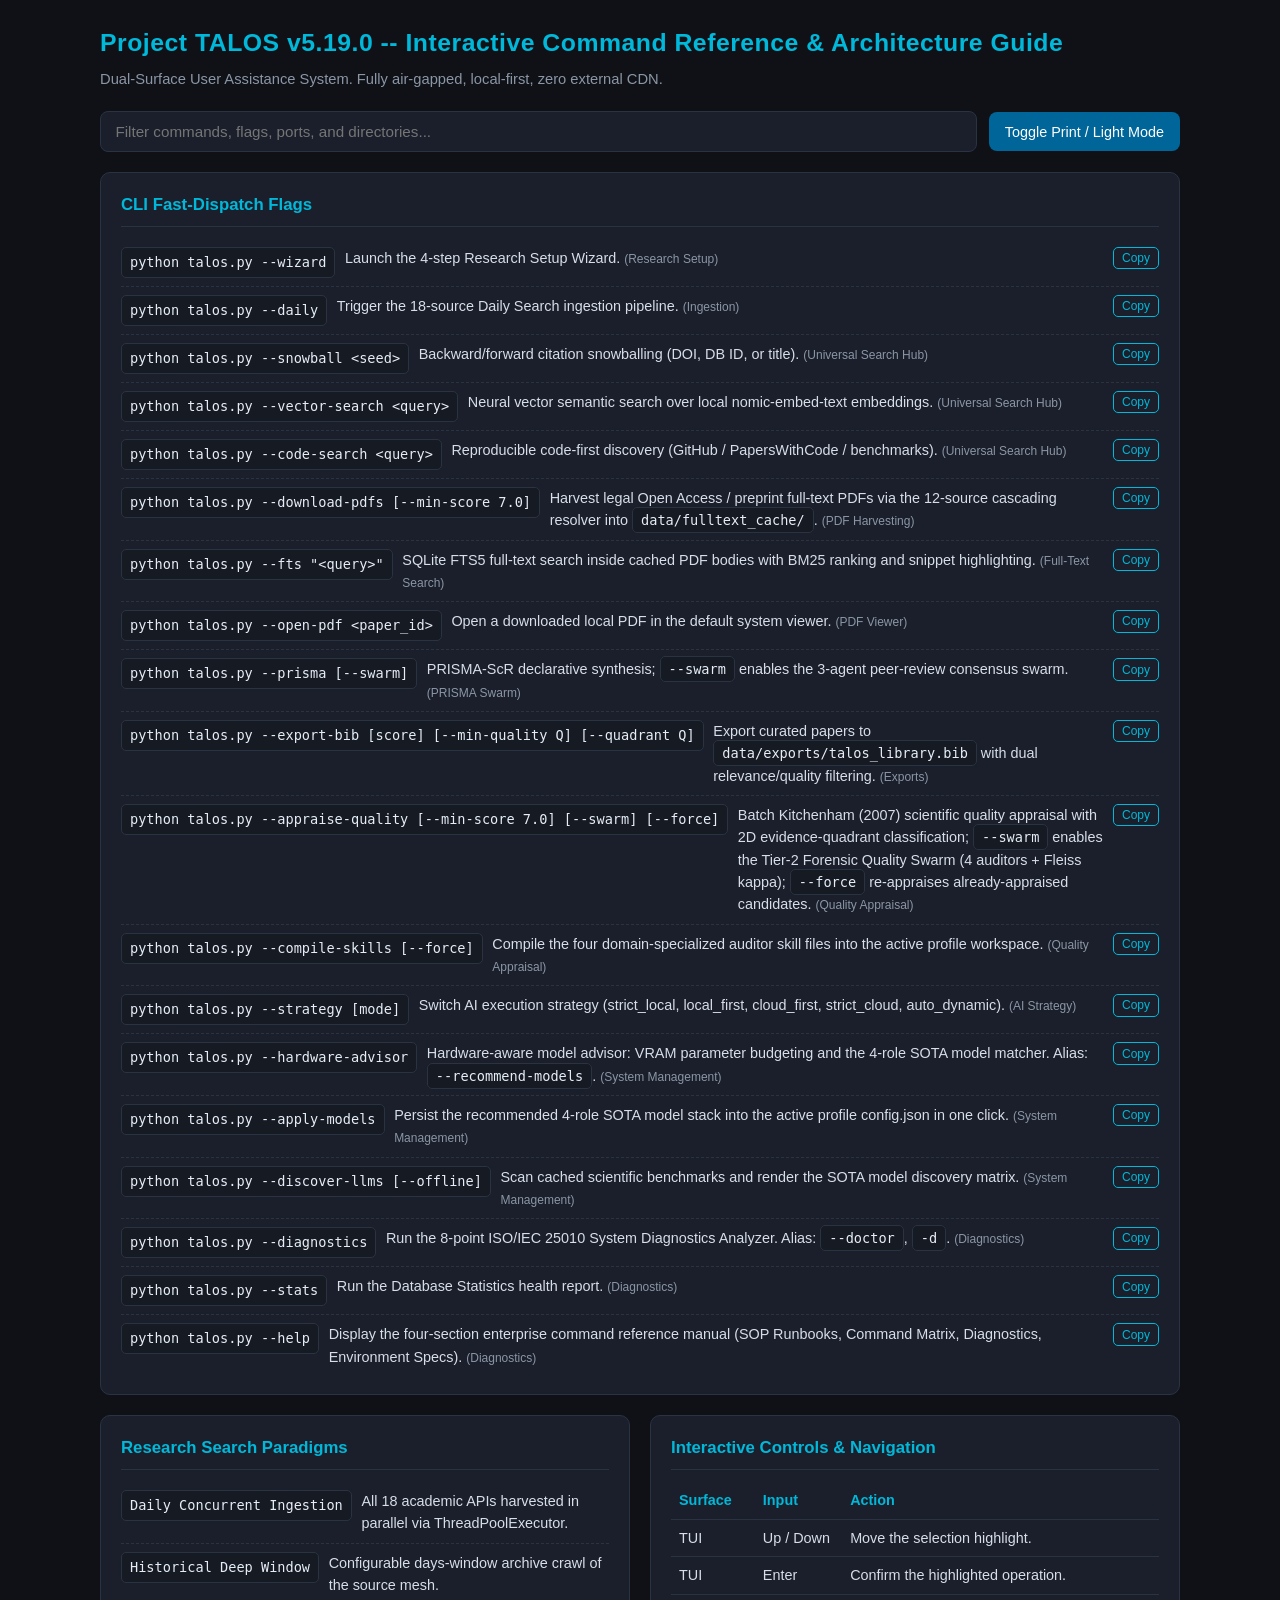
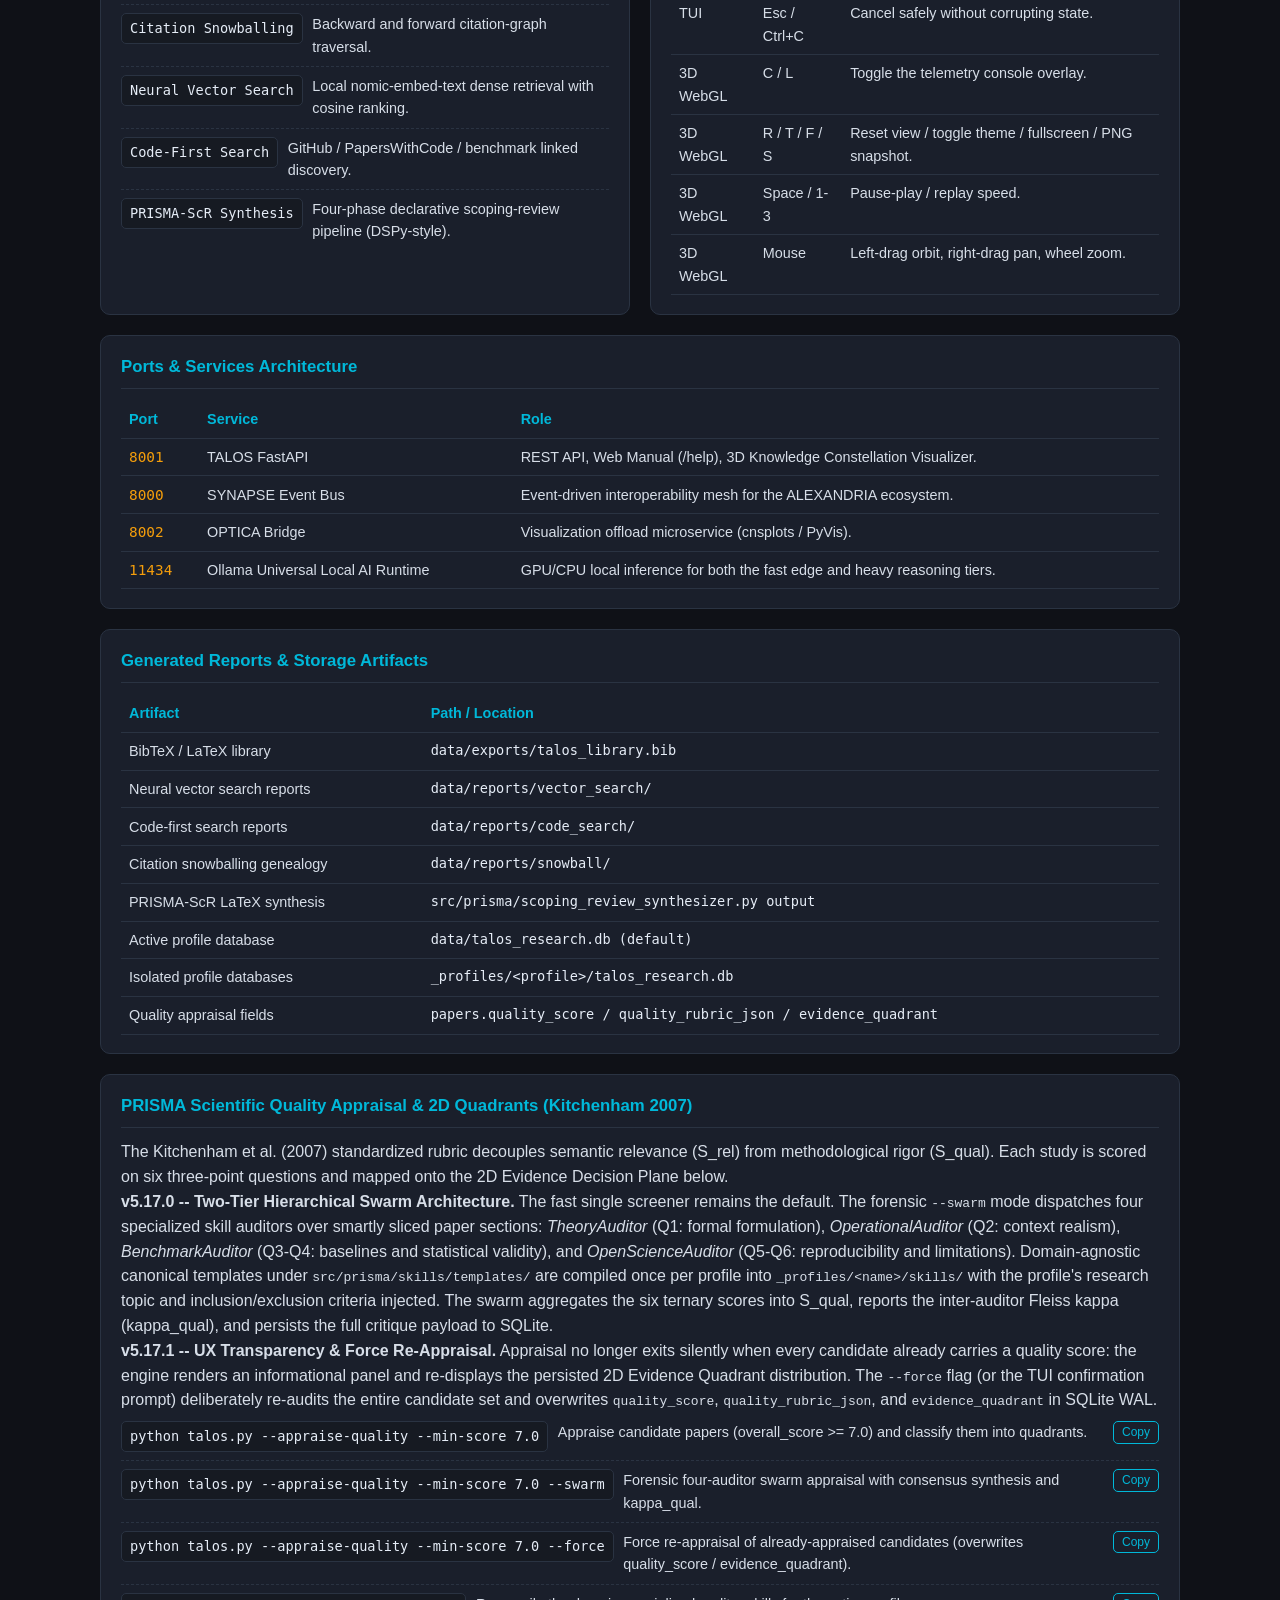
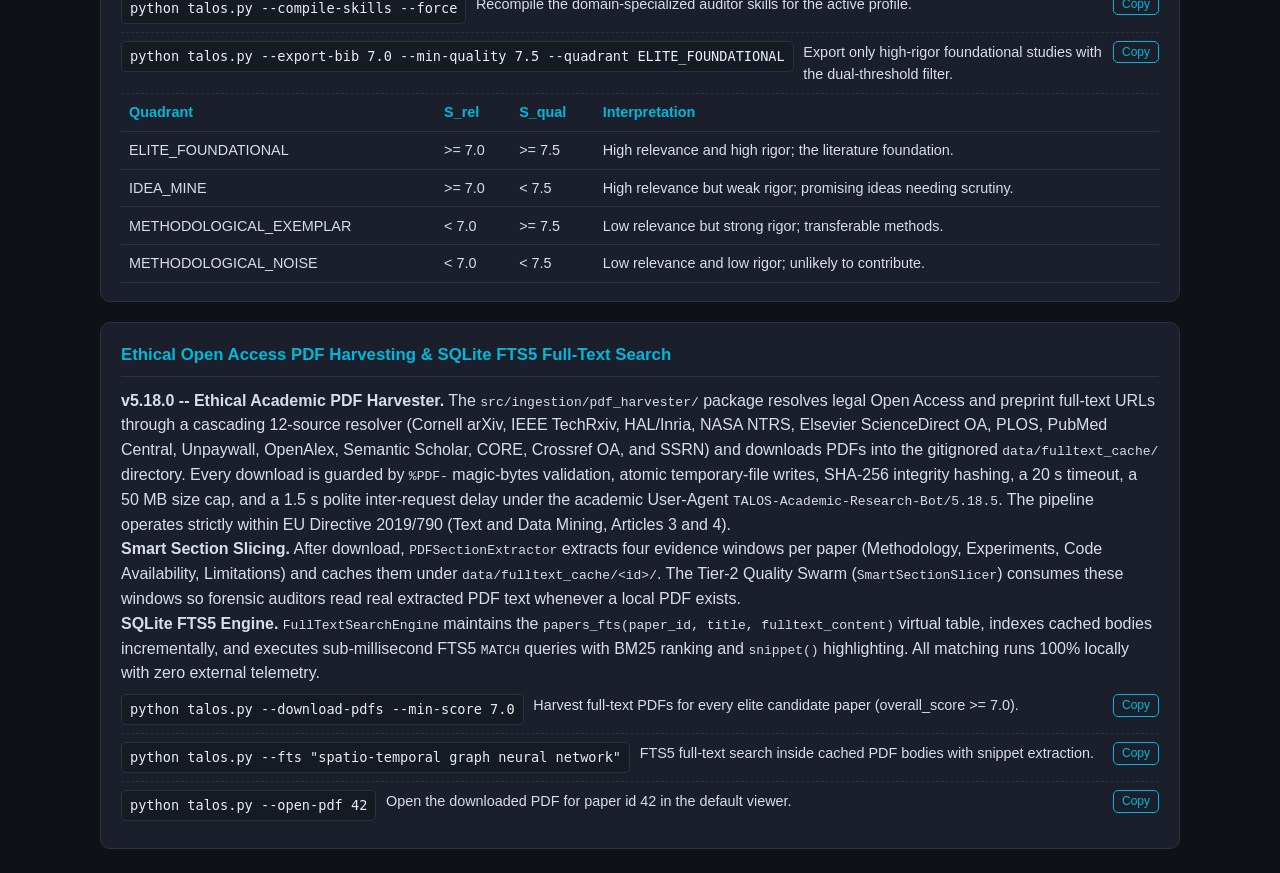
<file: templates/help_manual.html>
<!DOCTYPE html>
<html lang="en">
<head>
<meta charset="UTF-8">
<meta name="viewport" content="width=device-width, initial-scale=1.0">
<meta name="description" content="Project TALOS Interactive Command Reference and Architecture Guide. Self-contained, air-gapped web manual.">
<title>TALOS v5.19.0 -- Interactive Command Reference &amp; Architecture Guide</title>
<style>
  :root {
    --bg: #0f1117;
    --bg-soft: #161a22;
    --panel: #1a1f2b;
    --panel-border: #2a3342;
    --text: #d7dee8;
    --muted: #8b96a5;
    --accent: #006699;
    --accent-bright: #00b8d9;
    --accent-2: #10b981;
    --accent-3: #f59e0b;
    --mono: "Consolas", "Menlo", "DejaVu Sans Mono", monospace;
  }
  * { box-sizing: border-box; margin: 0; padding: 0; }
  html { scroll-behavior: smooth; }
  body {
    background: var(--bg);
    color: var(--text);
    font-family: "Segoe UI", "Helvetica Neue", Arial, sans-serif;
    line-height: 1.55;
    padding: 1.5rem;
    transition: background 0.2s ease, color 0.2s ease;
  }
  body.print-theme {
    --bg: #f5f7fa;
    --bg-soft: #ffffff;
    --panel: #ffffff;
    --panel-border: #c7d0db;
    --text: #1a2230;
    --muted: #5a6675;
  }
  header { max-width: 1080px; margin: 0 auto 1.25rem auto; }
  h1 {
    font-size: 1.55rem;
    letter-spacing: 0.02em;
    color: var(--accent-bright);
    margin-bottom: 0.35rem;
  }
  .subtitle { color: var(--muted); font-size: 0.92rem; }
  .toolbar {
    max-width: 1080px; margin: 0 auto 1.25rem auto;
    display: flex; flex-wrap: wrap; gap: 0.75rem; align-items: center;
  }
  #search {
    flex: 1 1 320px;
    background: var(--panel);
    border: 1px solid var(--panel-border);
    color: var(--text);
    border-radius: 8px;
    padding: 0.7rem 0.9rem;
    font-size: 0.95rem;
    outline: none;
  }
  #search:focus { border-color: var(--accent-bright); }
  button {
    background: var(--accent);
    color: #ffffff;
    border: none;
    border-radius: 8px;
    padding: 0.7rem 1rem;
    font-size: 0.9rem;
    cursor: pointer;
    transition: filter 0.15s ease;
  }
  button:hover { filter: brightness(1.15); }
  main { max-width: 1080px; margin: 0 auto; display: grid; grid-template-columns: 1fr; gap: 1.25rem; }
  @media (min-width: 820px) { main { grid-template-columns: 1fr 1fr; } }
  .card {
    background: var(--panel);
    border: 1px solid var(--panel-border);
    border-radius: 10px;
    padding: 1.15rem 1.25rem;
  }
  .card.wide { grid-column: 1 / -1; }
  .card h2 {
    font-size: 1.05rem;
    color: var(--accent-bright);
    border-bottom: 1px solid var(--panel-border);
    padding-bottom: 0.5rem;
    margin-bottom: 0.75rem;
  }
  .cmd-row {
    display: flex; align-items: flex-start; gap: 0.6rem;
    padding: 0.5rem 0; border-bottom: 1px dashed var(--panel-border);
  }
  .cmd-row:last-child { border-bottom: none; }
  .cmd-row code {
    font-family: var(--mono);
    color: #e6edf7;
    background: var(--bg-soft);
    border: 1px solid var(--panel-border);
    border-radius: 5px;
    padding: 0.25rem 0.5rem;
    white-space: nowrap;
    font-size: 0.85rem;
  }
  .cmd-row .desc { flex: 1; font-size: 0.9rem; color: var(--text); }
  .cmd-row .desc small { color: var(--muted); }
  .copy {
    background: transparent;
    color: var(--accent-bright);
    border: 1px solid var(--accent-bright);
    border-radius: 5px;
    padding: 0.2rem 0.5rem;
    font-size: 0.75rem;
    flex-shrink: 0;
  }
  .copy.copied { background: var(--accent-2); border-color: var(--accent-2); color: #fff; }
  table { width: 100%; border-collapse: collapse; font-size: 0.9rem; }
  th, td { text-align: left; padding: 0.45rem 0.5rem; border-bottom: 1px solid var(--panel-border); vertical-align: top; }
  th { color: var(--accent-bright); font-weight: 600; }
  td.port { font-family: var(--mono); color: var(--accent-3); white-space: nowrap; }
  .dir { font-family: var(--mono); font-size: 0.85rem; color: #e6edf7; }
  .hidden { display: none !important; }
  @media print {
    body { background: #fff; color: #111; padding: 0.25in; }
    .toolbar, .copy { display: none; }
    .card { border: 1px solid #bbb; background: #fff; break-inside: avoid; }
  }
</style>
</head>
<body>
<header>
  <h1>Project TALOS v5.19.0 -- Interactive Command Reference &amp; Architecture Guide</h1>
  <p class="subtitle">Dual-Surface User Assistance System. Fully air-gapped, local-first, zero external CDN.</p>
</header>

<div class="toolbar">
  <input id="search" type="text" placeholder="Filter commands, flags, ports, and directories..." autocomplete="off">
  <button id="btn-theme" type="button">Toggle Print / Light Mode</button>
</div>

<main>
  <!-- Card 1: CLI Commands -->
  <section class="card wide" data-search="cli command flags wizard daily stats diagnostics doctor strategy prisma swarm export bib snowball vector code help download pdfs fts open pdf harvest fulltext open access">
    <h2>CLI Fast-Dispatch Flags</h2>

    <div class="cmd-row">
      <code>python talos.py --wizard</code>
      <span class="desc">Launch the 4-step Research Setup Wizard. <small>(Research Setup)</small></span>
      <button class="copy" type="button">Copy</button>
    </div>
    <div class="cmd-row">
      <code>python talos.py --daily</code>
      <span class="desc">Trigger the 18-source Daily Search ingestion pipeline. <small>(Ingestion)</small></span>
      <button class="copy" type="button">Copy</button>
    </div>
    <div class="cmd-row">
      <code>python talos.py --snowball &lt;seed&gt;</code>
      <span class="desc">Backward/forward citation snowballing (DOI, DB ID, or title). <small>(Universal Search Hub)</small></span>
      <button class="copy" type="button">Copy</button>
    </div>
    <div class="cmd-row">
      <code>python talos.py --vector-search &lt;query&gt;</code>
      <span class="desc">Neural vector semantic search over local nomic-embed-text embeddings. <small>(Universal Search Hub)</small></span>
      <button class="copy" type="button">Copy</button>
    </div>
    <div class="cmd-row">
      <code>python talos.py --code-search &lt;query&gt;</code>
      <span class="desc">Reproducible code-first discovery (GitHub / PapersWithCode / benchmarks). <small>(Universal Search Hub)</small></span>
      <button class="copy" type="button">Copy</button>
    </div>
    <div class="cmd-row">
      <code>python talos.py --download-pdfs [--min-score 7.0]</code>
      <span class="desc">Harvest legal Open Access / preprint full-text PDFs via the 12-source cascading resolver into <code>data/fulltext_cache/</code>. <small>(PDF Harvesting)</small></span>
      <button class="copy" type="button">Copy</button>
    </div>
    <div class="cmd-row">
      <code>python talos.py --fts &quot;&lt;query&gt;&quot;</code>
      <span class="desc">SQLite FTS5 full-text search inside cached PDF bodies with BM25 ranking and snippet highlighting. <small>(Full-Text Search)</small></span>
      <button class="copy" type="button">Copy</button>
    </div>
    <div class="cmd-row">
      <code>python talos.py --open-pdf &lt;paper_id&gt;</code>
      <span class="desc">Open a downloaded local PDF in the default system viewer. <small>(PDF Viewer)</small></span>
      <button class="copy" type="button">Copy</button>
    </div>
    <div class="cmd-row">
      <code>python talos.py --prisma [--swarm]</code>
      <span class="desc">PRISMA-ScR declarative synthesis; <code>--swarm</code> enables the 3-agent peer-review consensus swarm. <small>(PRISMA Swarm)</small></span>
      <button class="copy" type="button">Copy</button>
    </div>
    <div class="cmd-row">
      <code>python talos.py --export-bib [score] [--min-quality Q] [--quadrant Q]</code>
      <span class="desc">Export curated papers to <code>data/exports/talos_library.bib</code> with dual relevance/quality filtering. <small>(Exports)</small></span>
      <button class="copy" type="button">Copy</button>
    </div>
    <div class="cmd-row">
      <code>python talos.py --appraise-quality [--min-score 7.0] [--swarm] [--force]</code>
      <span class="desc">Batch Kitchenham (2007) scientific quality appraisal with 2D evidence-quadrant classification; <code>--swarm</code> enables the Tier-2 Forensic Quality Swarm (4 auditors + Fleiss kappa); <code>--force</code> re-appraises already-appraised candidates. <small>(Quality Appraisal)</small></span>
      <button class="copy" type="button">Copy</button>
    </div>
    <div class="cmd-row">
      <code>python talos.py --compile-skills [--force]</code>
      <span class="desc">Compile the four domain-specialized auditor skill files into the active profile workspace. <small>(Quality Appraisal)</small></span>
      <button class="copy" type="button">Copy</button>
    </div>
    <div class="cmd-row">
      <code>python talos.py --strategy [mode]</code>
      <span class="desc">Switch AI execution strategy (strict_local, local_first, cloud_first, strict_cloud, auto_dynamic). <small>(AI Strategy)</small></span>
      <button class="copy" type="button">Copy</button>
    </div>
    <div class="cmd-row">
      <code>python talos.py --hardware-advisor</code>
      <span class="desc">Hardware-aware model advisor: VRAM parameter budgeting and the 4-role SOTA model matcher. Alias: <code>--recommend-models</code>. <small>(System Management)</small></span>
      <button class="copy" type="button">Copy</button>
    </div>
    <div class="cmd-row">
      <code>python talos.py --apply-models</code>
      <span class="desc">Persist the recommended 4-role SOTA model stack into the active profile config.json in one click. <small>(System Management)</small></span>
      <button class="copy" type="button">Copy</button>
    </div>
    <div class="cmd-row">
      <code>python talos.py --discover-llms [--offline]</code>
      <span class="desc">Scan cached scientific benchmarks and render the SOTA model discovery matrix. <small>(System Management)</small></span>
      <button class="copy" type="button">Copy</button>
    </div>
    <div class="cmd-row">
      <code>python talos.py --diagnostics</code>
      <span class="desc">Run the 8-point ISO/IEC 25010 System Diagnostics Analyzer. Alias: <code>--doctor</code>, <code>-d</code>. <small>(Diagnostics)</small></span>
      <button class="copy" type="button">Copy</button>
    </div>
    <div class="cmd-row">
      <code>python talos.py --stats</code>
      <span class="desc">Run the Database Statistics health report. <small>(Diagnostics)</small></span>
      <button class="copy" type="button">Copy</button>
    </div>
    <div class="cmd-row">
      <code>python talos.py --help</code>
      <span class="desc">Display the four-section enterprise command reference manual (SOP Runbooks, Command Matrix, Diagnostics, Environment Specs). <small>(Diagnostics)</small></span>
      <button class="copy" type="button">Copy</button>
    </div>
  </section>

  <!-- Card 2: Research Search Paradigms -->
  <section class="card" data-search="research search paradigms daily historical snowballing vector semantic code first prisma synthesis discovery modes">
    <h2>Research Search Paradigms</h2>
    <div class="cmd-row">
      <code>Daily Concurrent Ingestion</code>
      <span class="desc">All 18 academic APIs harvested in parallel via ThreadPoolExecutor.</span>
    </div>
    <div class="cmd-row">
      <code>Historical Deep Window</code>
      <span class="desc">Configurable days-window archive crawl of the source mesh.</span>
    </div>
    <div class="cmd-row">
      <code>Citation Snowballing</code>
      <span class="desc">Backward and forward citation-graph traversal.</span>
    </div>
    <div class="cmd-row">
      <code>Neural Vector Search</code>
      <span class="desc">Local nomic-embed-text dense retrieval with cosine ranking.</span>
    </div>
    <div class="cmd-row">
      <code>Code-First Search</code>
      <span class="desc">GitHub / PapersWithCode / benchmark linked discovery.</span>
    </div>
    <div class="cmd-row">
      <code>PRISMA-ScR Synthesis</code>
      <span class="desc">Four-phase declarative scoping-review pipeline (DSPy-style).</span>
    </div>
  </section>

  <!-- Card 3: Interactive Controls -->
  <section class="card" data-search="interactive controls navigation tui arrow keys enter escape cancel 3d webgl hud mouse drag pan zoom">
    <h2>Interactive Controls &amp; Navigation</h2>
    <table>
      <tr><th>Surface</th><th>Input</th><th>Action</th></tr>
      <tr><td>TUI</td><td>Up / Down</td><td>Move the selection highlight.</td></tr>
      <tr><td>TUI</td><td>Enter</td><td>Confirm the highlighted operation.</td></tr>
      <tr><td>TUI</td><td>Esc / Ctrl+C</td><td>Cancel safely without corrupting state.</td></tr>
      <tr><td>3D WebGL</td><td>C / L</td><td>Toggle the telemetry console overlay.</td></tr>
      <tr><td>3D WebGL</td><td>R / T / F / S</td><td>Reset view / toggle theme / fullscreen / PNG snapshot.</td></tr>
      <tr><td>3D WebGL</td><td>Space / 1-3</td><td>Pause-play / replay speed.</td></tr>
      <tr><td>3D WebGL</td><td>Mouse</td><td>Left-drag orbit, right-drag pan, wheel zoom.</td></tr>
    </table>
  </section>

  <!-- Card 4: Ports & Services -->
  <section class="card wide" data-search="ports services architecture fastapi synapse optica ollama gpu cpu 8001 8000 8002 11434">
    <h2>Ports &amp; Services Architecture</h2>
    <table>
      <tr><th>Port</th><th>Service</th><th>Role</th></tr>
      <tr><td class="port">8001</td><td>TALOS FastAPI</td><td>REST API, Web Manual (/help), 3D Knowledge Constellation Visualizer.</td></tr>
      <tr><td class="port">8000</td><td>SYNAPSE Event Bus</td><td>Event-driven interoperability mesh for the ALEXANDRIA ecosystem.</td></tr>
      <tr><td class="port">8002</td><td>OPTICA Bridge</td><td>Visualization offload microservice (cnsplots / PyVis).</td></tr>
      <tr><td class="port">11434</td><td>Ollama Universal Local AI Runtime</td><td>GPU/CPU local inference for both the fast edge and heavy reasoning tiers.</td></tr>
    </table>
  </section>

  <!-- Card 5: Directory Layout -->
  <section class="card wide" data-search="directory layout storage artifacts bibtex latex vector code snowball prisma database profile exports reports">
    <h2>Generated Reports &amp; Storage Artifacts</h2>
    <table>
      <tr><th>Artifact</th><th>Path / Location</th></tr>
      <tr><td>BibTeX / LaTeX library</td><td class="dir">data/exports/talos_library.bib</td></tr>
      <tr><td>Neural vector search reports</td><td class="dir">data/reports/vector_search/</td></tr>
      <tr><td>Code-first search reports</td><td class="dir">data/reports/code_search/</td></tr>
      <tr><td>Citation snowballing genealogy</td><td class="dir">data/reports/snowball/</td></tr>
      <tr><td>PRISMA-ScR LaTeX synthesis</td><td class="dir">src/prisma/scoping_review_synthesizer.py output</td></tr>
      <tr><td>Active profile database</td><td class="dir">data/talos_research.db (default)</td></tr>
      <tr><td>Isolated profile databases</td><td class="dir">_profiles/&lt;profile&gt;/talos_research.db</td></tr>
      <tr><td>Quality appraisal fields</td><td class="dir">papers.quality_score / quality_rubric_json / evidence_quadrant</td></tr>
    </table>
  </section>

  <!-- Card 6: PRISMA Quality Appraisal & 2D Quadrants -->
  <section class="card wide" data-search="prisma quality appraisal kitchenham scientific rigor quadrant evidence decision plane relevance elite foundational idea mine methodological exemplar noise two-tier swarm forensic auditors skill compiler fleiss kappa">
    <h2>PRISMA Scientific Quality Appraisal &amp; 2D Quadrants (Kitchenham 2007)</h2>
    <p>The Kitchenham et al. (2007) standardized rubric decouples semantic
    relevance (S_rel) from methodological rigor (S_qual). Each study is scored on
    six three-point questions and mapped onto the 2D Evidence Decision Plane
    below.</p>
    <p><strong>v5.17.0 -- Two-Tier Hierarchical Swarm Architecture.</strong> The
    fast single screener remains the default. The forensic <code>--swarm</code>
    mode dispatches four specialized skill auditors over smartly sliced paper
    sections: <em>TheoryAuditor</em> (Q1: formal formulation), <em>OperationalAuditor</em>
    (Q2: context realism), <em>BenchmarkAuditor</em> (Q3-Q4: baselines and
    statistical validity), and <em>OpenScienceAuditor</em> (Q5-Q6: reproducibility
    and limitations). Domain-agnostic canonical templates under
    <code>src/prisma/skills/templates/</code> are compiled once per profile into
    <code>_profiles/&lt;name&gt;/skills/</code> with the profile's research topic
    and inclusion/exclusion criteria injected. The swarm aggregates the six
    ternary scores into S_qual, reports the inter-auditor Fleiss kappa
    (kappa_qual), and persists the full critique payload to SQLite.</p>
    <p><strong>v5.17.1 -- UX Transparency &amp; Force Re-Appraisal.</strong> Appraisal no
    longer exits silently when every candidate already carries a quality score:
    the engine renders an informational panel and re-displays the persisted 2D
    Evidence Quadrant distribution. The <code>--force</code> flag (or the TUI
    confirmation prompt) deliberately re-audits the entire candidate set and
    overwrites <code>quality_score</code>, <code>quality_rubric_json</code>, and
    <code>evidence_quadrant</code> in SQLite WAL.</p>
    <div class="cmd-row">
      <code>python talos.py --appraise-quality --min-score 7.0</code>
      <span class="desc">Appraise candidate papers (overall_score &gt;= 7.0) and classify them into quadrants.</span>
      <button class="copy" type="button">Copy</button>
    </div>
    <div class="cmd-row">
      <code>python talos.py --appraise-quality --min-score 7.0 --swarm</code>
      <span class="desc">Forensic four-auditor swarm appraisal with consensus synthesis and kappa_qual.</span>
      <button class="copy" type="button">Copy</button>
    </div>
    <div class="cmd-row">
      <code>python talos.py --appraise-quality --min-score 7.0 --force</code>
      <span class="desc">Force re-appraisal of already-appraised candidates (overwrites quality_score / evidence_quadrant).</span>
      <button class="copy" type="button">Copy</button>
    </div>
    <div class="cmd-row">
      <code>python talos.py --compile-skills --force</code>
      <span class="desc">Recompile the domain-specialized auditor skills for the active profile.</span>
      <button class="copy" type="button">Copy</button>
    </div>
    <div class="cmd-row">
      <code>python talos.py --export-bib 7.0 --min-quality 7.5 --quadrant ELITE_FOUNDATIONAL</code>
      <span class="desc">Export only high-rigor foundational studies with the dual-threshold filter.</span>
      <button class="copy" type="button">Copy</button>
    </div>
    <table>
      <tr><th>Quadrant</th><th>S_rel</th><th>S_qual</th><th>Interpretation</th></tr>
      <tr><td>ELITE_FOUNDATIONAL</td><td>&gt;= 7.0</td><td>&gt;= 7.5</td><td>High relevance and high rigor; the literature foundation.</td></tr>
      <tr><td>IDEA_MINE</td><td>&gt;= 7.0</td><td>&lt; 7.5</td><td>High relevance but weak rigor; promising ideas needing scrutiny.</td></tr>
      <tr><td>METHODOLOGICAL_EXEMPLAR</td><td>&lt; 7.0</td><td>&gt;= 7.5</td><td>Low relevance but strong rigor; transferable methods.</td></tr>
      <tr><td>METHODOLOGICAL_NOISE</td><td>&lt; 7.0</td><td>&lt; 7.5</td><td>Low relevance and low rigor; unlikely to contribute.</td></tr>
    </table>
  </section>

  <!-- Card 7: Ethical PDF Harvester & SQLite FTS5 Full-Text Search -->
  <section class="card wide" data-search="pdf harvester open access download magic bytes sha256 atomic write rate limit elsevier arxiv techrxiv unpaywall openalex semantic scholar crossref core plos pubmed central ftf fts5 full text search bm25 snippet air gapped section slicing methodology experiments limitations code availability">
    <h2>Ethical Open Access PDF Harvesting &amp; SQLite FTS5 Full-Text Search</h2>
    <p><strong>v5.18.0 -- Ethical Academic PDF Harvester.</strong> The
    <code>src/ingestion/pdf_harvester/</code> package resolves legal Open Access
    and preprint full-text URLs through a cascading 12-source resolver (Cornell
    arXiv, IEEE TechRxiv, HAL/Inria, NASA NTRS, Elsevier ScienceDirect OA, PLOS,
    PubMed Central, Unpaywall, OpenAlex, Semantic Scholar, CORE, Crossref OA, and
    SSRN) and downloads PDFs into the gitignored <code>data/fulltext_cache/</code>
    directory. Every download is guarded by <code>%PDF-</code> magic-bytes
    validation, atomic temporary-file writes, SHA-256 integrity hashing, a 20 s
    timeout, a 50 MB size cap, and a 1.5 s polite inter-request delay under the
    academic User-Agent <code>TALOS-Academic-Research-Bot/5.18.5</code>. The
    pipeline operates strictly within EU Directive 2019/790 (Text and Data Mining,
    Articles 3 and 4).</p>
    <p><strong>Smart Section Slicing.</strong> After download,
    <code>PDFSectionExtractor</code> extracts four evidence windows per paper
    (Methodology, Experiments, Code Availability, Limitations) and caches them
    under <code>data/fulltext_cache/&lt;id&gt;/</code>. The Tier-2 Quality Swarm
    (<code>SmartSectionSlicer</code>) consumes these windows so forensic auditors
    read real extracted PDF text whenever a local PDF exists.</p>
    <p><strong>SQLite FTS5 Engine.</strong> <code>FullTextSearchEngine</code>
    maintains the <code>papers_fts(paper_id, title, fulltext_content)</code>
    virtual table, indexes cached bodies incrementally, and executes
    sub-millisecond FTS5 <code>MATCH</code> queries with BM25 ranking and
    <code>snippet()</code> highlighting. All matching runs 100% locally with zero
    external telemetry.</p>
    <div class="cmd-row">
      <code>python talos.py --download-pdfs --min-score 7.0</code>
      <span class="desc">Harvest full-text PDFs for every elite candidate paper (overall_score &gt;= 7.0).</span>
      <button class="copy" type="button">Copy</button>
    </div>
    <div class="cmd-row">
      <code>python talos.py --fts &quot;spatio-temporal graph neural network&quot;</code>
      <span class="desc">FTS5 full-text search inside cached PDF bodies with snippet extraction.</span>
      <button class="copy" type="button">Copy</button>
    </div>
    <div class="cmd-row">
      <code>python talos.py --open-pdf 42</code>
      <span class="desc">Open the downloaded PDF for paper id 42 in the default viewer.</span>
      <button class="copy" type="button">Copy</button>
    </div>
  </section>
</main>

<script>
(function () {
  'use strict';

  // -- Live search filter: hide cards whose data-search text does not match. --
  var searchInput = document.getElementById('search');
  var cards = document.querySelectorAll('.card');
  searchInput.addEventListener('input', function () {
    var q = searchInput.value.trim().toLowerCase();
    cards.forEach(function (card) {
      var haystack = (card.getAttribute('data-search') || '') + ' ' + card.textContent.toLowerCase();
      var show = q === '' || haystack.indexOf(q) !== -1;
      card.classList.toggle('hidden', !show);
      // Hide non-matching rows inside visible cards for finer-grained filtering.
      if (q !== '') {
        card.querySelectorAll('.cmd-row').forEach(function (row) {
          var text = row.textContent.toLowerCase();
          row.classList.toggle('hidden', text.indexOf(q) === -1);
        });
        card.querySelectorAll('table tr').forEach(function (tr) {
          if (tr.querySelector('th')) { return; }
          var text = tr.textContent.toLowerCase();
          tr.classList.toggle('hidden', text.indexOf(q) === -1);
        });
      } else {
        card.querySelectorAll('.cmd-row, table tr').forEach(function (el) {
          el.classList.remove('hidden');
        });
      }
    });
  });

  // -- Click-to-copy: copy the preceding <code> text to the clipboard. --
  var copyButtons = document.querySelectorAll('.copy');
  copyButtons.forEach(function (btn) {
    btn.addEventListener('click', function () {
      var row = btn.closest('.cmd-row');
      var code = row ? row.querySelector('code') : null;
      var text = code ? code.textContent.trim() : '';
      if (!text) { return; }
      function done() {
        btn.textContent = 'Copied';
        btn.classList.add('copied');
        setTimeout(function () {
          btn.textContent = 'Copy';
          btn.classList.remove('copied');
        }, 1400);
      }
      if (navigator.clipboard && navigator.clipboard.writeText) {
        navigator.clipboard.writeText(text).then(done).catch(function () { fallback(); });
      } else { fallback(); }
      function fallback() {
        var ta = document.createElement('textarea');
        ta.value = text;
        document.body.appendChild(ta);
        ta.select();
        try { document.execCommand('copy'); } catch (e) { /* noop */ }
        document.body.removeChild(ta);
        done();
      }
    });
  });

  // -- Dark / Academic print-mode toggle. --
  var themeBtn = document.getElementById('btn-theme');
  themeBtn.addEventListener('click', function () {
    document.body.classList.toggle('print-theme');
  });
})();
</script>
</body>
</html>
</file>
